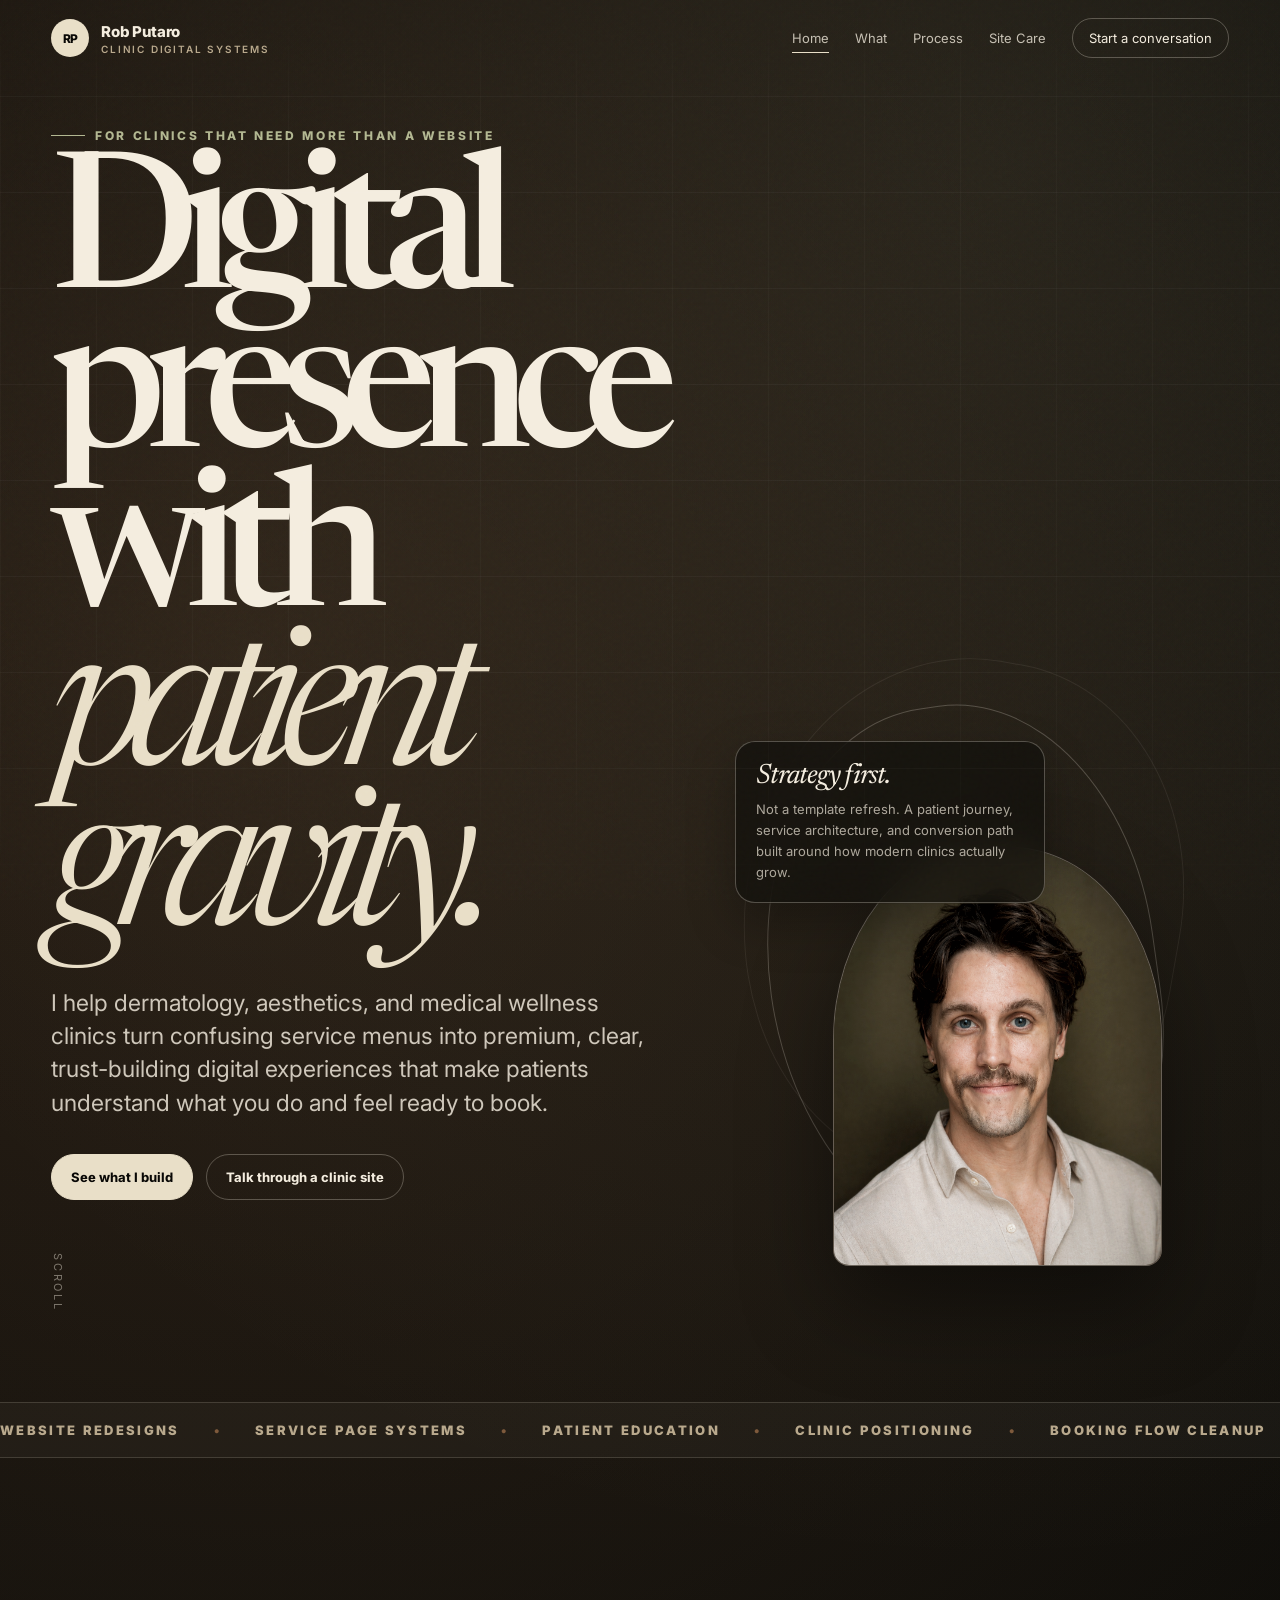
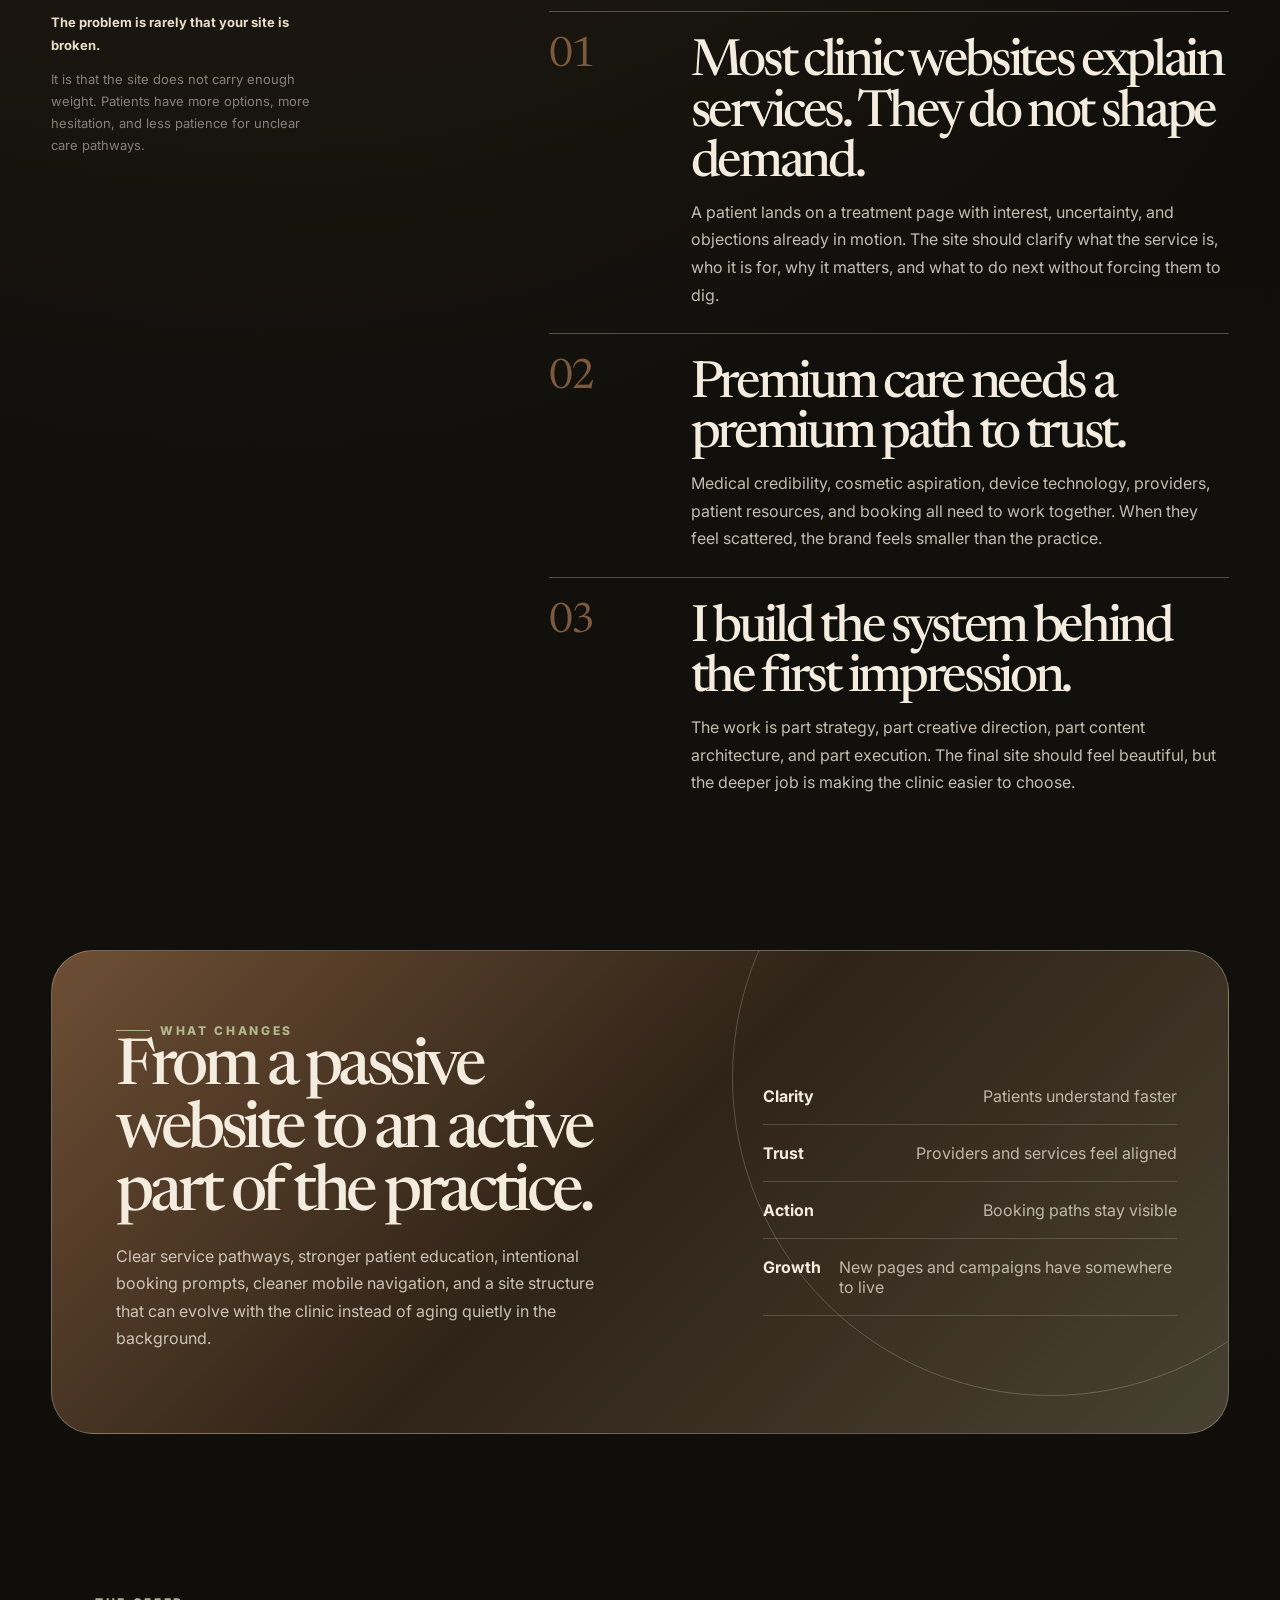
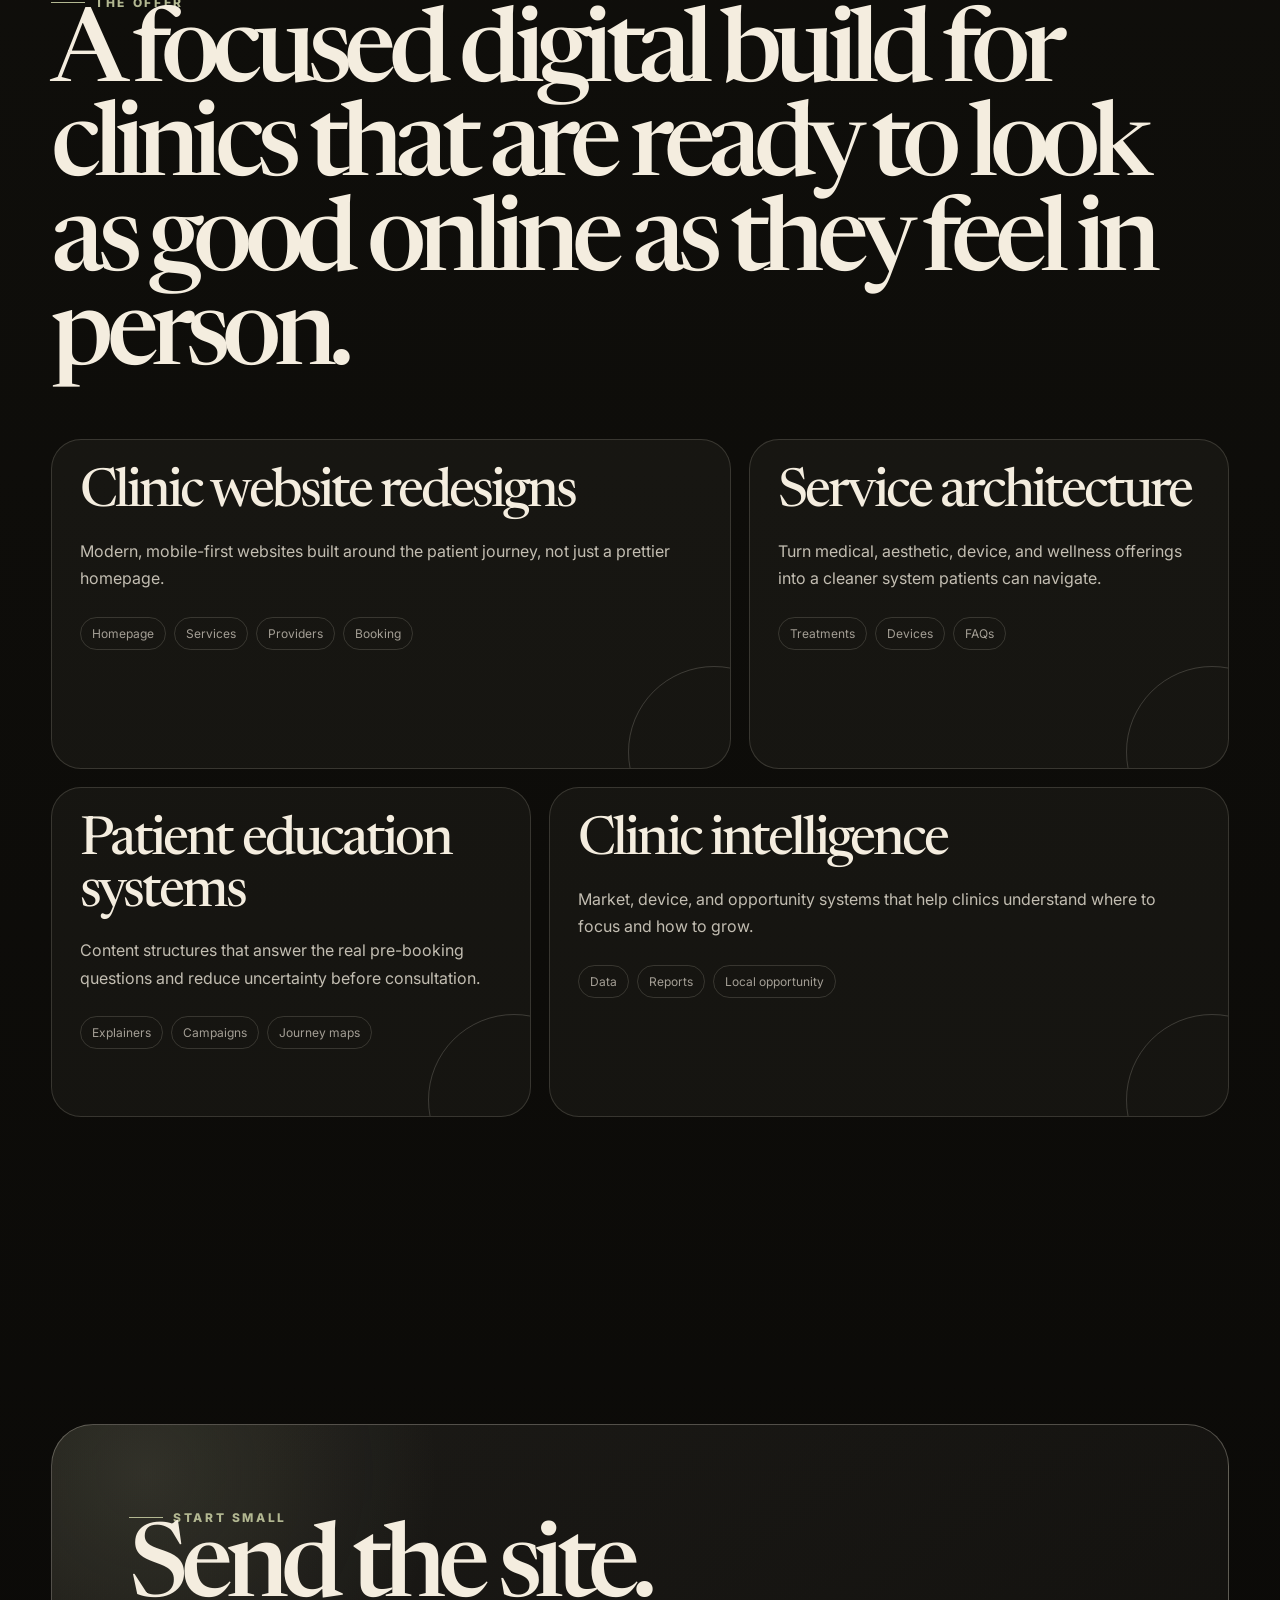
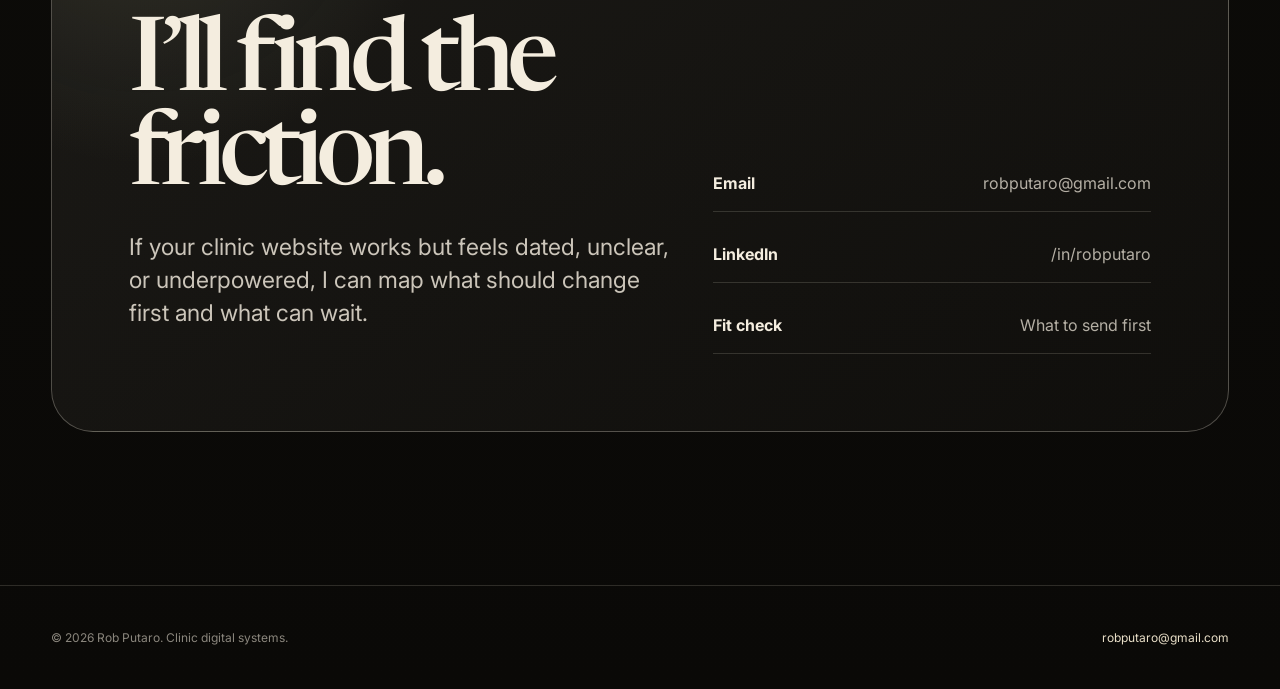
<file: index.html>
<!doctype html>
<html lang="en">
<head>
  <meta charset="utf-8" />
  <meta name="viewport" content="width=device-width, initial-scale=1" />
  <title>Rob Putaro | Clinic Websites, Content Systems & Growth Infrastructure</title>
  <meta name="description" content="Premium website redesigns, patient education systems, and growth infrastructure for dermatology, aesthetics, and medical wellness clinics." />
  <meta name="robots" content="index, follow" />
  <meta property="og:title" content="Rob Putaro | Clinic Digital Systems" />
  <meta property="og:description" content="Clinic websites and content systems built to make care easier to understand, trust, and book." />
  <meta property="og:type" content="website" />
  <link rel="stylesheet" href="styles.css" />
</head>
<body>
  <div class="progress" aria-hidden="true"></div>
  <nav class="nav" aria-label="Primary navigation">
    <a class="brand" href="index.html" aria-label="Rob Putaro home">
      <span class="brand-mark">RP</span>
      <span>Rob Putaro <small>Clinic Digital Systems</small></span>
    </a>
    <div class="nav-links">
      <a class="active" href="index.html">Home</a>
      <a href="what.html">What</a>
      <a href="process.html">Process</a>
      <a href="care.html">Site Care</a>
      <a class="nav-cta" href="contact.html">Start a conversation</a>
    </div>
    <button class="menu-toggle" aria-expanded="false" aria-controls="mobile-panel">Menu</button>
  </nav>

  <div class="mobile-panel" id="mobile-panel">
    <a href="index.html">Home</a>
    <a href="what.html">What</a>
    <a href="process.html">Process</a>
    <a href="care.html">Site Care</a>
    <a href="contact.html">Contact</a>
  </div>

  <main class="site-shell">
    <section class="section hero">
      <div class="inner hero-grid">
        <div class="hero-copy">
          <span class="eyebrow reveal">For clinics that need more than a website</span>
          <h1 class="display reveal delay-1">Digital presence with <em>patient gravity.</em></h1>
          <p class="lead reveal delay-2">I help dermatology, aesthetics, and medical wellness clinics turn confusing service menus into premium, clear, trust-building digital experiences that make patients understand what you do and feel ready to book.</p>
          <div class="hero-actions reveal delay-3">
            <a class="btn btn-primary" href="what.html">See what I build</a>
            <a class="btn btn-secondary" href="contact.html">Talk through a clinic site</a>
          </div>
        </div>
        <div class="hero-visual reveal delay-2" aria-label="Portrait and positioning graphic">
          <div class="orbit"></div>
          <div class="orbit"></div>
          <div class="portrait-card">
            <img src="assets/rob-headshot.jpg" alt="Rob Putaro" onerror="this.onerror=null;this.src='assets/rob-headshot-placeholder.svg';" />
          </div>
          <div class="portrait-note">
            <strong>Strategy first.</strong>
            <span>Not a template refresh. A patient journey, service architecture, and conversion path built around how modern clinics actually grow.</span>
          </div>
        </div>
      </div>
      <div class="scroll-cue">Scroll</div>
    </section>

    <section class="marquee" aria-label="Capabilities">
      <div class="marquee-track">
        <span>Website redesigns</span><span>Service page systems</span><span>Patient education</span><span>Clinic positioning</span><span>Booking flow cleanup</span><span>SEO foundations</span><span>Market intelligence</span><span>Site care</span>
        <span>Website redesigns</span><span>Service page systems</span><span>Patient education</span><span>Clinic positioning</span><span>Booking flow cleanup</span><span>SEO foundations</span><span>Market intelligence</span><span>Site care</span>
      </div>
    </section>

    <section class="section">
      <div class="inner split-intro">
        <div class="sticky-label reveal">
          <b>The problem is rarely that your site is broken.</b>
          It is that the site does not carry enough weight. Patients have more options, more hesitation, and less patience for unclear care pathways.
        </div>
        <div class="editorial-stack">
          <div class="editorial-panel reveal">
            <div class="num">01</div>
            <div>
              <h3>Most clinic websites explain services. They do not shape demand.</h3>
              <p>A patient lands on a treatment page with interest, uncertainty, and objections already in motion. The site should clarify what the service is, who it is for, why it matters, and what to do next without forcing them to dig.</p>
            </div>
          </div>
          <div class="editorial-panel reveal delay-1">
            <div class="num">02</div>
            <div>
              <h3>Premium care needs a premium path to trust.</h3>
              <p>Medical credibility, cosmetic aspiration, device technology, providers, patient resources, and booking all need to work together. When they feel scattered, the brand feels smaller than the practice.</p>
            </div>
          </div>
          <div class="editorial-panel reveal delay-2">
            <div class="num">03</div>
            <div>
              <h3>I build the system behind the first impression.</h3>
              <p>The work is part strategy, part creative direction, part content architecture, and part execution. The final site should feel beautiful, but the deeper job is making the clinic easier to choose.</p>
            </div>
          </div>
        </div>
      </div>
    </section>

    <section class="tilt-band">
      <div class="inner reveal">
        <div class="tilt-copy">
          <span class="eyebrow">What changes</span>
          <h2 class="midline">From a passive website to an active part of the practice.</h2>
          <p>Clear service pathways, stronger patient education, intentional booking prompts, cleaner mobile navigation, and a site structure that can evolve with the clinic instead of aging quietly in the background.</p>
        </div>
        <div class="tilt-meter">
          <div class="meter-row"><strong>Clarity</strong><span>Patients understand faster</span></div>
          <div class="meter-row"><strong>Trust</strong><span>Providers and services feel aligned</span></div>
          <div class="meter-row"><strong>Action</strong><span>Booking paths stay visible</span></div>
          <div class="meter-row"><strong>Growth</strong><span>New pages and campaigns have somewhere to live</span></div>
        </div>
      </div>
    </section>

    <section class="section">
      <div class="inner">
        <span class="eyebrow reveal">The offer</span>
        <h2 class="headline reveal delay-1">A focused digital build for clinics that are ready to look as good online as they feel in person.</h2>
        <div class="what-grid">
          <a class="what-unit reveal" href="what.html">
            <h3>Clinic website redesigns</h3>
            <p>Modern, mobile-first websites built around the patient journey, not just a prettier homepage.</p>
            <div class="taglist"><span>Homepage</span><span>Services</span><span>Providers</span><span>Booking</span></div>
          </a>
          <a class="what-unit reveal delay-1" href="what.html">
            <h3>Service architecture</h3>
            <p>Turn medical, aesthetic, device, and wellness offerings into a cleaner system patients can navigate.</p>
            <div class="taglist"><span>Treatments</span><span>Devices</span><span>FAQs</span></div>
          </a>
          <a class="what-unit reveal delay-2" href="what.html">
            <h3>Patient education systems</h3>
            <p>Content structures that answer the real pre-booking questions and reduce uncertainty before consultation.</p>
            <div class="taglist"><span>Explainers</span><span>Campaigns</span><span>Journey maps</span></div>
          </a>
          <a class="what-unit reveal delay-3" href="what.html">
            <h3>Clinic intelligence</h3>
            <p>Market, device, and opportunity systems that help clinics understand where to focus and how to grow.</p>
            <div class="taglist"><span>Data</span><span>Reports</span><span>Local opportunity</span></div>
          </a>
        </div>
      </div>
    </section>

    <section class="section">
      <div class="inner contact-panel reveal">
        <div>
          <span class="eyebrow">Start small</span>
          <h2 class="headline">Send the site. I’ll find the friction.</h2>
          <p class="lead">If your clinic website works but feels dated, unclear, or underpowered, I can map what should change first and what can wait.</p>
        </div>
        <div class="contact-links">
          <a class="contact-link" href="mailto:robputaro@gmail.com?subject=Clinic website conversation"><b>Email</b><span>robputaro@gmail.com</span></a>
          <a class="contact-link" href="https://www.linkedin.com/in/robputaro/" target="_blank" rel="noreferrer"><b>LinkedIn</b><span>/in/robputaro</span></a>
          <a class="contact-link" href="contact.html"><b>Fit check</b><span>What to send first</span></a>
        </div>
      </div>
    </section>
  </main>

  <footer class="footer">
    <div class="inner">
      <span>© <span data-year></span> Rob Putaro. Clinic digital systems.</span>
      <span><a href="mailto:robputaro@gmail.com">robputaro@gmail.com</a></span>
    </div>
  </footer>

  <script src="script.js"></script>
</body>
</html>
</file>
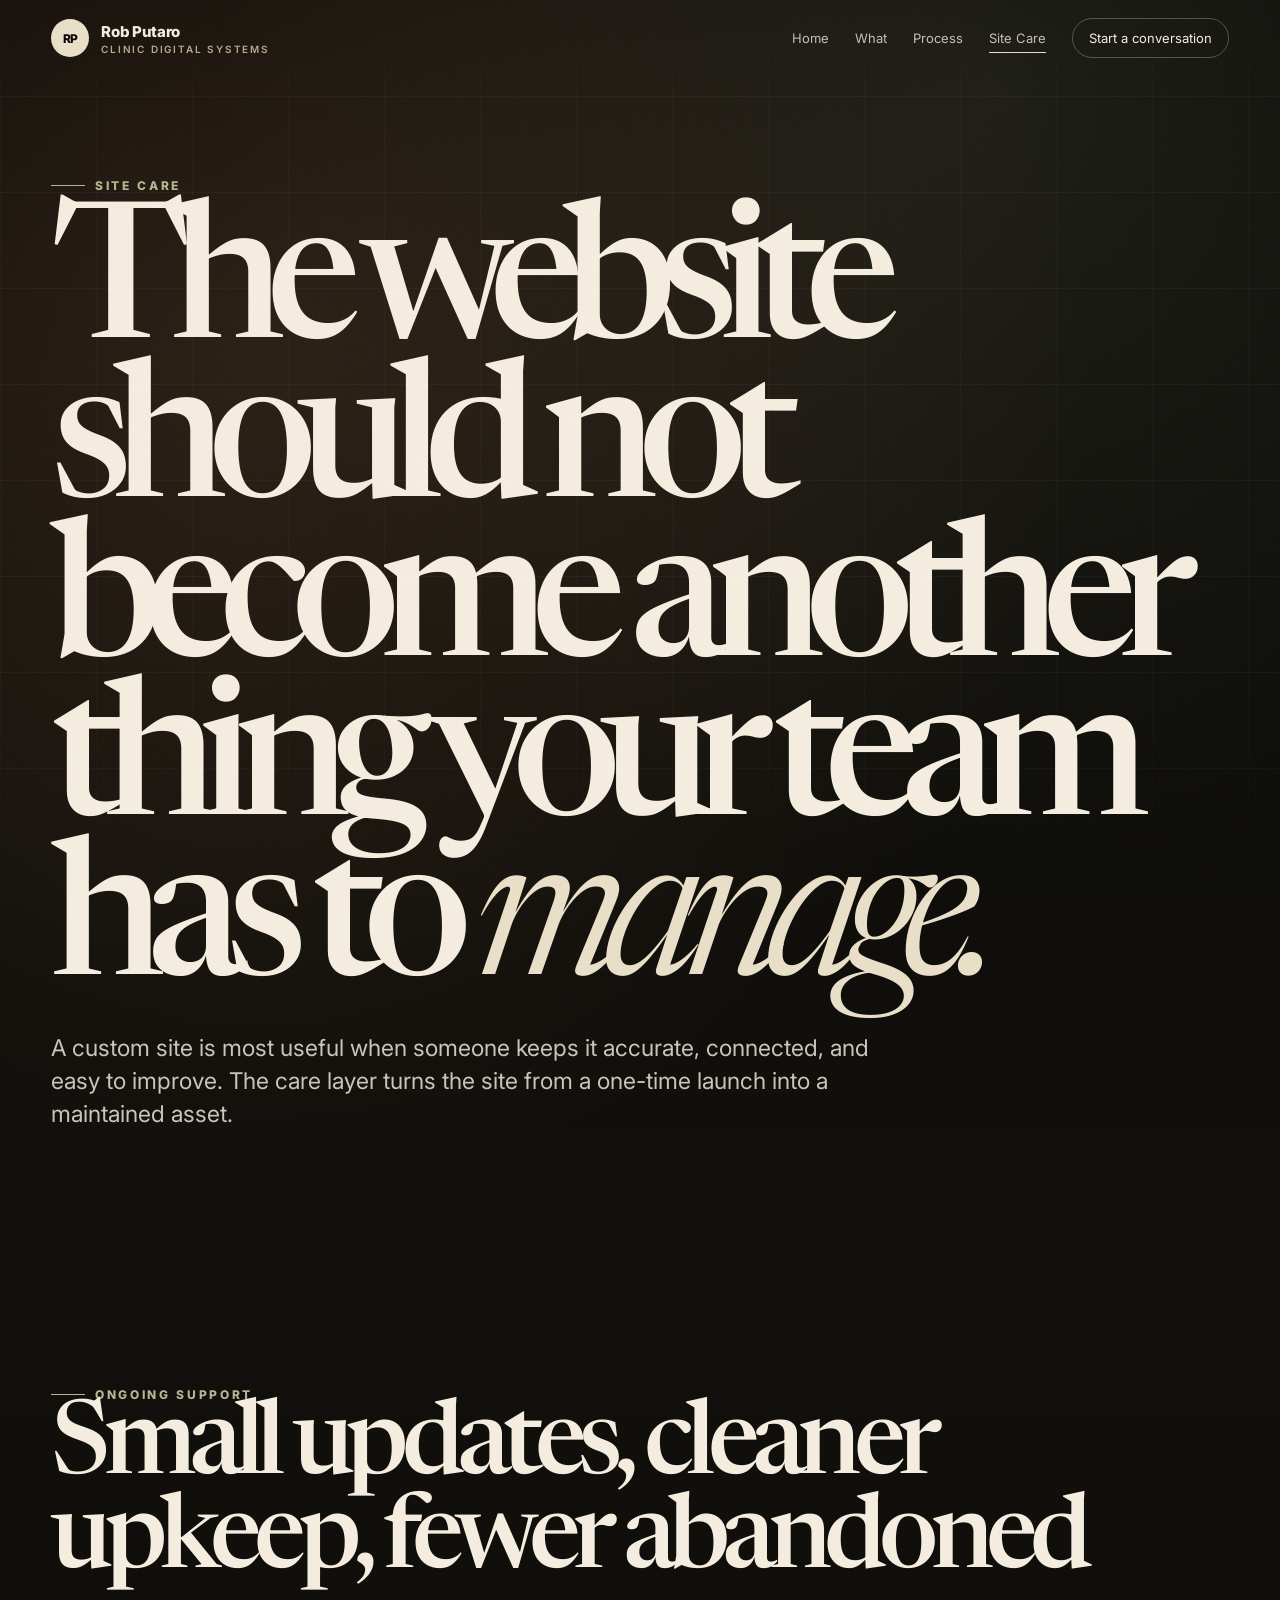
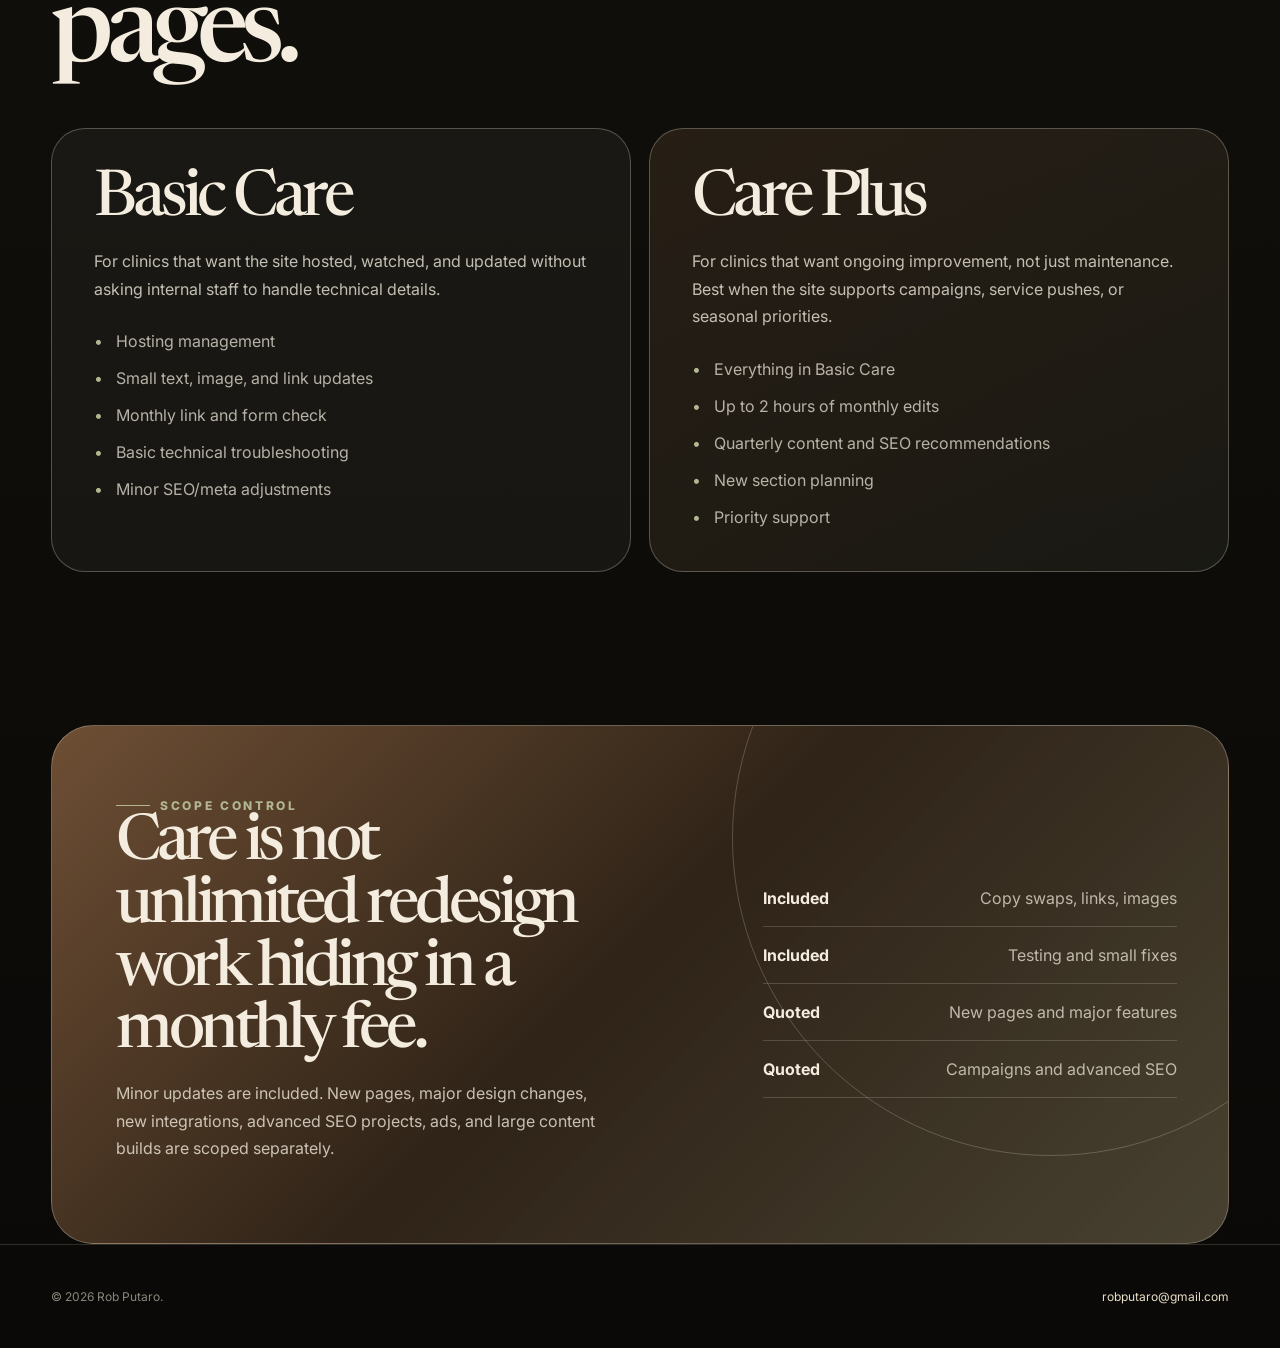
<file: care.html>
<!doctype html>
<html lang="en">
<head>
  <meta charset="utf-8" />
  <meta name="viewport" content="width=device-width, initial-scale=1" />
  <title>Site Care | Rob Putaro</title>
  <meta name="description" content="Ongoing hosting, website support, small updates, link checks, and improvement support for clinic websites." />
  <link rel="stylesheet" href="styles.css" />
</head>
<body>
  <div class="progress" aria-hidden="true"></div>
  <nav class="nav" aria-label="Primary navigation">
    <a class="brand" href="index.html"><span class="brand-mark">RP</span><span>Rob Putaro <small>Clinic Digital Systems</small></span></a>
    <div class="nav-links"><a href="index.html">Home</a><a href="what.html">What</a><a href="process.html">Process</a><a class="active" href="care.html">Site Care</a><a class="nav-cta" href="contact.html">Start a conversation</a></div>
    <button class="menu-toggle" aria-expanded="false" aria-controls="mobile-panel">Menu</button>
  </nav>
  <div class="mobile-panel" id="mobile-panel"><a href="index.html">Home</a><a href="what.html">What</a><a href="process.html">Process</a><a href="care.html">Site Care</a><a href="contact.html">Contact</a></div>
  <main class="site-shell">
    <section class="section page-hero">
      <div class="inner">
        <span class="eyebrow reveal">Site care</span>
        <h1 class="display reveal delay-1">The website should not become another thing your team has to <em>manage.</em></h1>
        <p class="lead reveal delay-2">A custom site is most useful when someone keeps it accurate, connected, and easy to improve. The care layer turns the site from a one-time launch into a maintained asset.</p>
      </div>
    </section>

    <section class="section">
      <div class="inner">
        <span class="eyebrow reveal">Ongoing support</span>
        <h2 class="headline reveal delay-1">Small updates, cleaner upkeep, fewer abandoned pages.</h2>
        <div class="care-plans">
          <div class="care-plan reveal">
            <h3>Basic Care</h3>
            <p>For clinics that want the site hosted, watched, and updated without asking internal staff to handle technical details.</p>
            <ul><li>Hosting management</li><li>Small text, image, and link updates</li><li>Monthly link and form check</li><li>Basic technical troubleshooting</li><li>Minor SEO/meta adjustments</li></ul>
          </div>
          <div class="care-plan featured reveal delay-1">
            <h3>Care Plus</h3>
            <p>For clinics that want ongoing improvement, not just maintenance. Best when the site supports campaigns, service pushes, or seasonal priorities.</p>
            <ul><li>Everything in Basic Care</li><li>Up to 2 hours of monthly edits</li><li>Quarterly content and SEO recommendations</li><li>New section planning</li><li>Priority support</li></ul>
          </div>
        </div>
      </div>
    </section>

    <section class="tilt-band">
      <div class="inner reveal">
        <div class="tilt-copy"><span class="eyebrow">Scope control</span><h2 class="midline">Care is not unlimited redesign work hiding in a monthly fee.</h2><p>Minor updates are included. New pages, major design changes, new integrations, advanced SEO projects, ads, and large content builds are scoped separately.</p></div>
        <div class="tilt-meter"><div class="meter-row"><strong>Included</strong><span>Copy swaps, links, images</span></div><div class="meter-row"><strong>Included</strong><span>Testing and small fixes</span></div><div class="meter-row"><strong>Quoted</strong><span>New pages and major features</span></div><div class="meter-row"><strong>Quoted</strong><span>Campaigns and advanced SEO</span></div></div>
      </div>
    </section>
  </main>
  <footer class="footer"><div class="inner"><span>© <span data-year></span> Rob Putaro.</span><span><a href="mailto:robputaro@gmail.com">robputaro@gmail.com</a></span></div></footer>
  <script src="script.js"></script>
</body>
</html>
</file>
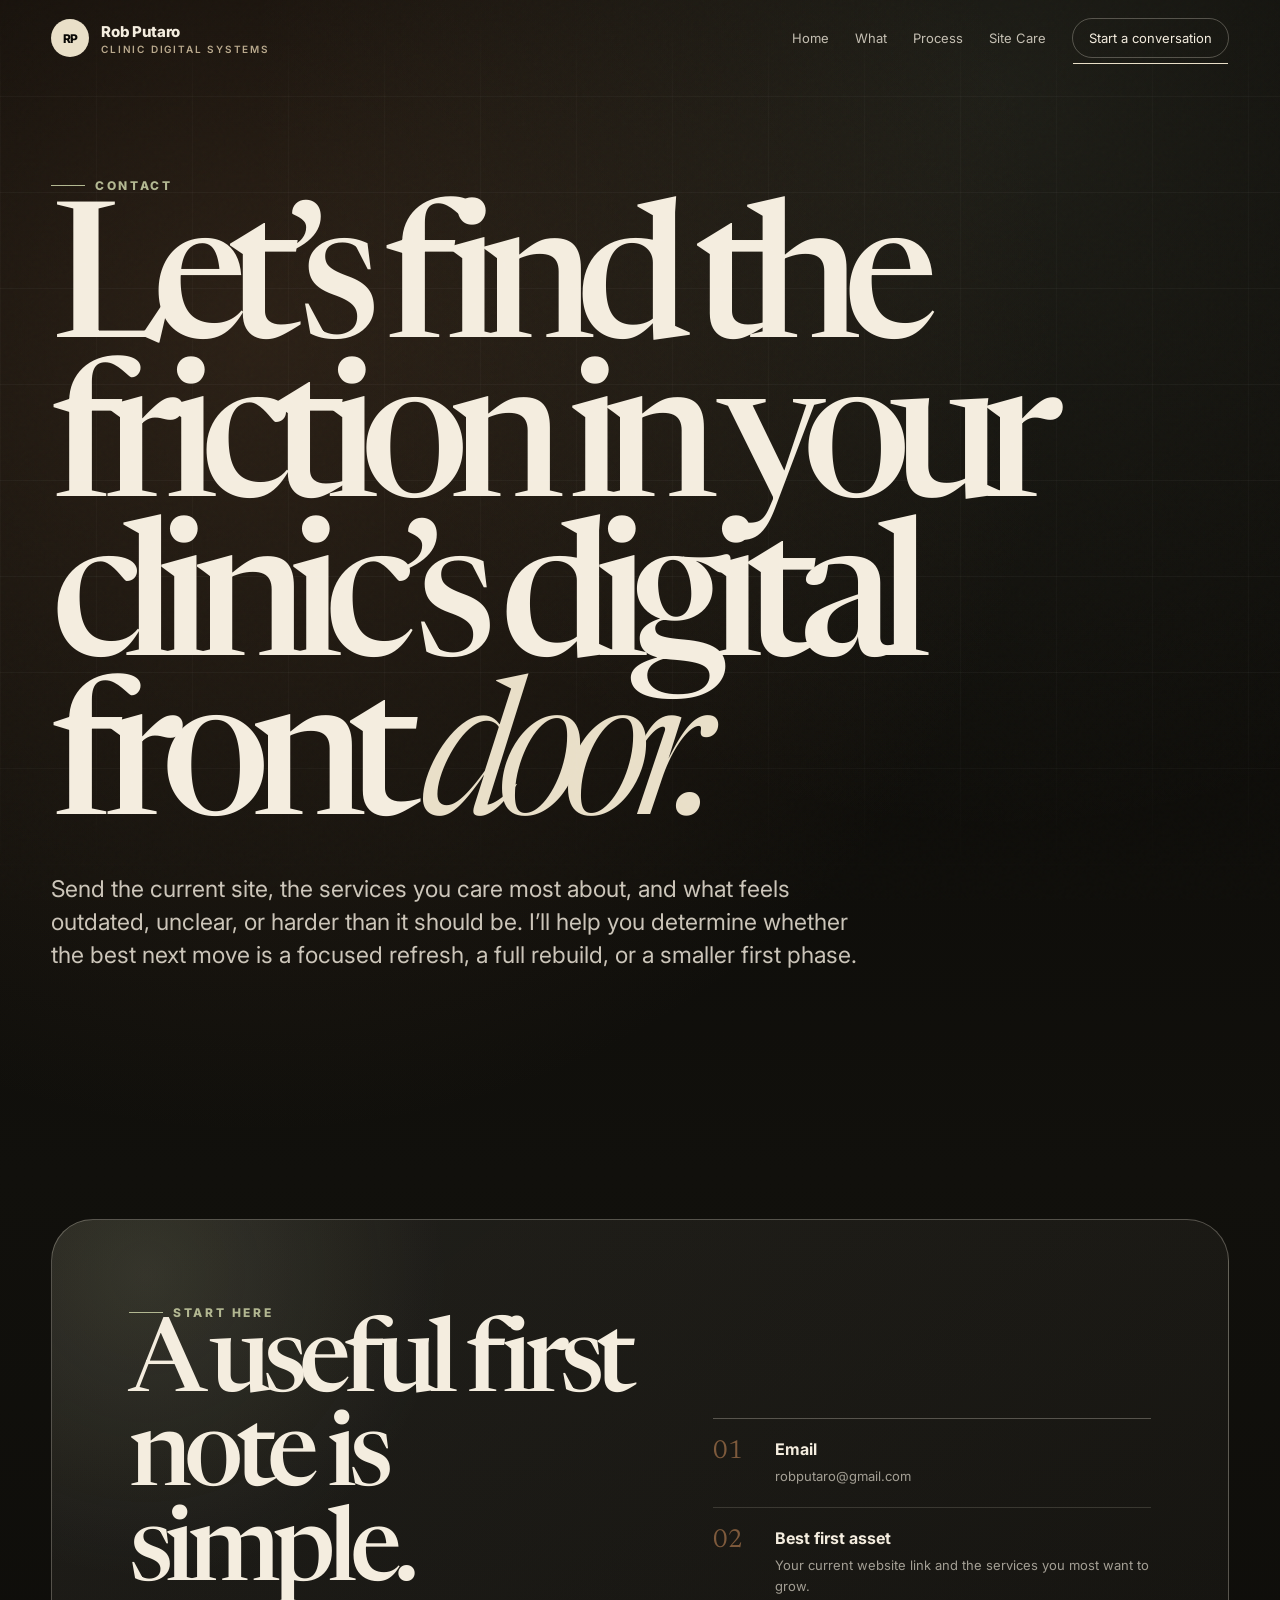
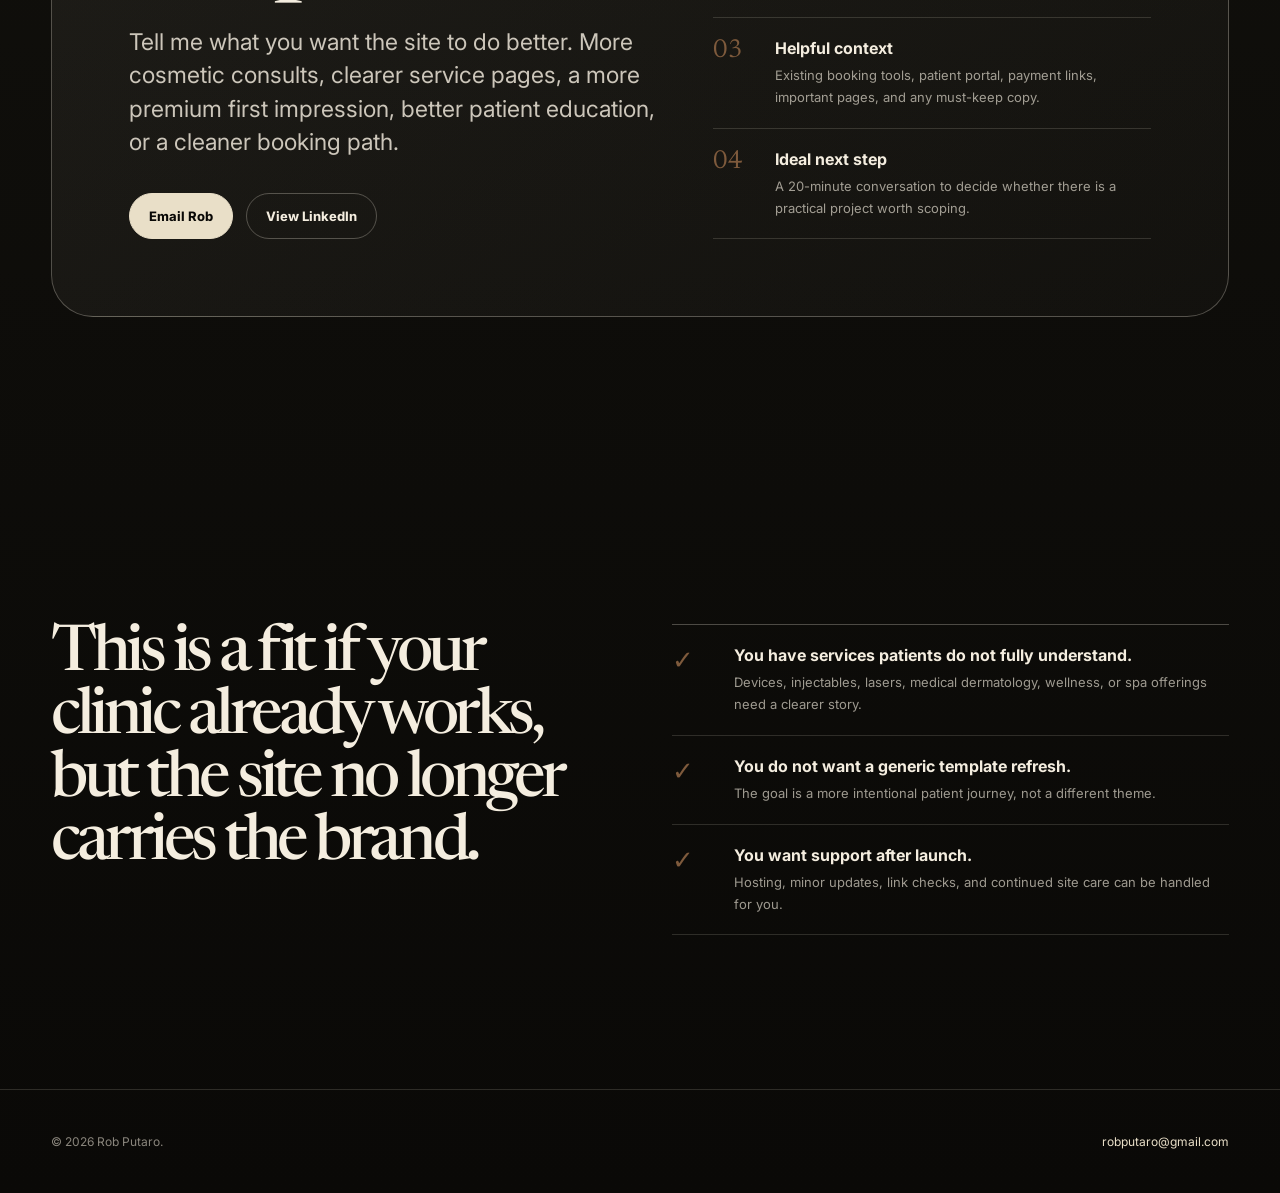
<file: contact.html>
<!doctype html>
<html lang="en">
<head>
  <meta charset="utf-8" />
  <meta name="viewport" content="width=device-width, initial-scale=1" />
  <title>Contact | Rob Putaro</title>
  <meta name="description" content="Start a conversation about a clinic website, content system, or digital patient journey with Rob Putaro." />
  <link rel="stylesheet" href="styles.css" />
</head>
<body>
  <div class="progress" aria-hidden="true"></div>
  <nav class="nav" aria-label="Primary navigation">
    <a class="brand" href="index.html"><span class="brand-mark">RP</span><span>Rob Putaro <small>Clinic Digital Systems</small></span></a>
    <div class="nav-links"><a href="index.html">Home</a><a href="what.html">What</a><a href="process.html">Process</a><a href="care.html">Site Care</a><a class="nav-cta active" href="contact.html">Start a conversation</a></div>
    <button class="menu-toggle" aria-expanded="false" aria-controls="mobile-panel">Menu</button>
  </nav>
  <div class="mobile-panel" id="mobile-panel"><a href="index.html">Home</a><a href="what.html">What</a><a href="process.html">Process</a><a href="care.html">Site Care</a><a href="contact.html">Contact</a></div>

  <main class="site-shell">
    <section class="section page-hero">
      <div class="inner">
        <span class="eyebrow reveal">Contact</span>
        <h1 class="display reveal delay-1">Let’s find the friction in your clinic’s digital front <em>door.</em></h1>
        <p class="lead reveal delay-2">Send the current site, the services you care most about, and what feels outdated, unclear, or harder than it should be. I’ll help you determine whether the best next move is a focused refresh, a full rebuild, or a smaller first phase.</p>
      </div>
    </section>

    <section class="section">
      <div class="inner contact-panel reveal">
        <div>
          <span class="eyebrow">Start here</span>
          <h2 class="headline">A useful first note is simple.</h2>
          <p class="lead">Tell me what you want the site to do better. More cosmetic consults, clearer service pages, a more premium first impression, better patient education, or a cleaner booking path.</p>
          <div class="hero-actions">
            <a class="btn btn-primary" href="mailto:robputaro@gmail.com?subject=Clinic website conversation&body=Hi Rob,%0D%0A%0D%0AI'd like to talk about a clinic website or digital patient journey.%0D%0A%0D%0ACurrent website:%0D%0APriority services:%0D%0AWhat feels outdated or unclear:%0D%0AWhat we want patients to do next:%0D%0A">Email Rob</a>
            <a class="btn btn-secondary" href="https://www.linkedin.com/in/robputaro/" target="_blank" rel="noreferrer">View LinkedIn</a>
          </div>
        </div>
        <div class="list-lines">
          <div class="list-line"><span>01</span><div><b>Email</b><small><a href="mailto:robputaro@gmail.com">robputaro@gmail.com</a></small></div></div>
          <div class="list-line"><span>02</span><div><b>Best first asset</b><small>Your current website link and the services you most want to grow.</small></div></div>
          <div class="list-line"><span>03</span><div><b>Helpful context</b><small>Existing booking tools, patient portal, payment links, important pages, and any must-keep copy.</small></div></div>
          <div class="list-line"><span>04</span><div><b>Ideal next step</b><small>A 20-minute conversation to decide whether there is a practical project worth scoping.</small></div></div>
        </div>
      </div>
    </section>

    <section class="section">
      <div class="inner two-col">
        <div class="reveal"><h2 class="midline">This is a fit if your clinic already works, but the site no longer carries the brand.</h2></div>
        <div class="list-lines reveal delay-1"><div class="list-line"><span>✓</span><div><b>You have services patients do not fully understand.</b><small>Devices, injectables, lasers, medical dermatology, wellness, or spa offerings need a clearer story.</small></div></div><div class="list-line"><span>✓</span><div><b>You do not want a generic template refresh.</b><small>The goal is a more intentional patient journey, not a different theme.</small></div></div><div class="list-line"><span>✓</span><div><b>You want support after launch.</b><small>Hosting, minor updates, link checks, and continued site care can be handled for you.</small></div></div></div>
      </div>
    </section>
  </main>
  <footer class="footer"><div class="inner"><span>© <span data-year></span> Rob Putaro.</span><span><a href="mailto:robputaro@gmail.com">robputaro@gmail.com</a></span></div></footer>
  <script src="script.js"></script>
</body>
</html>
</file>
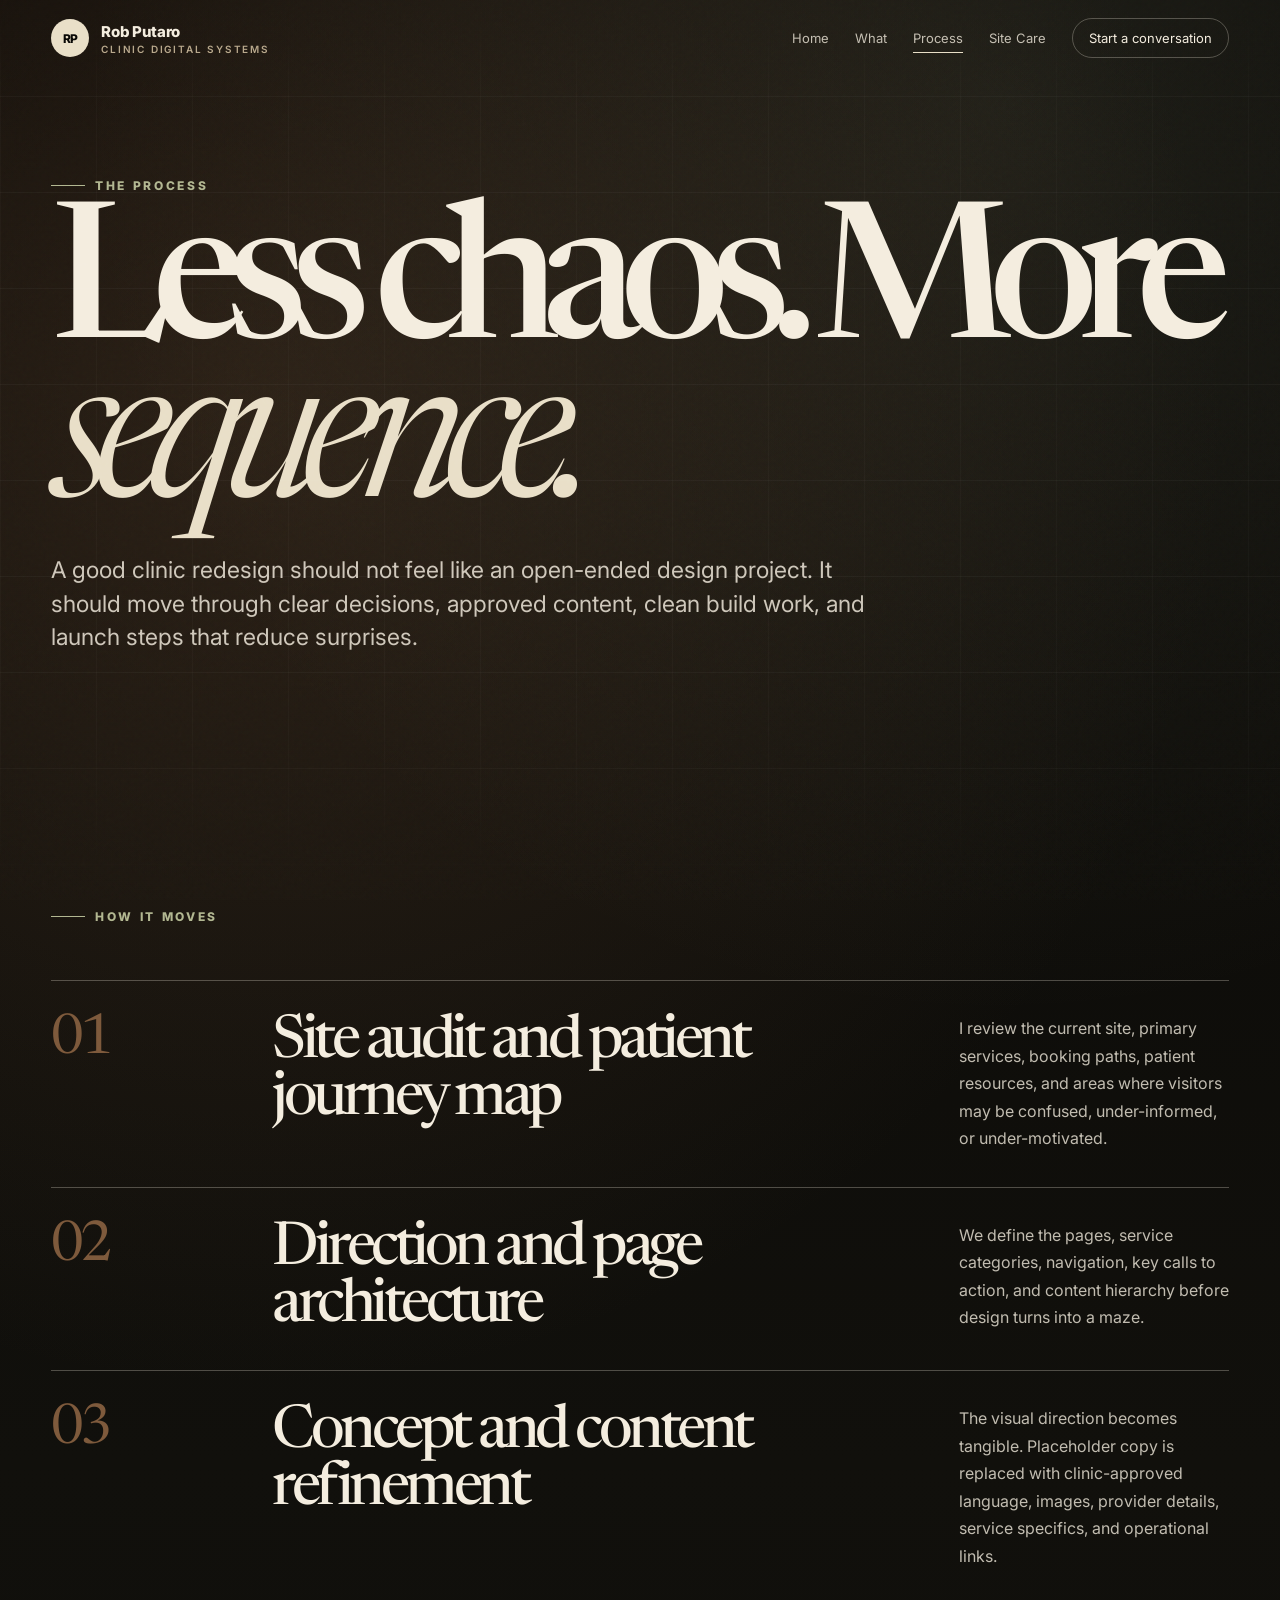
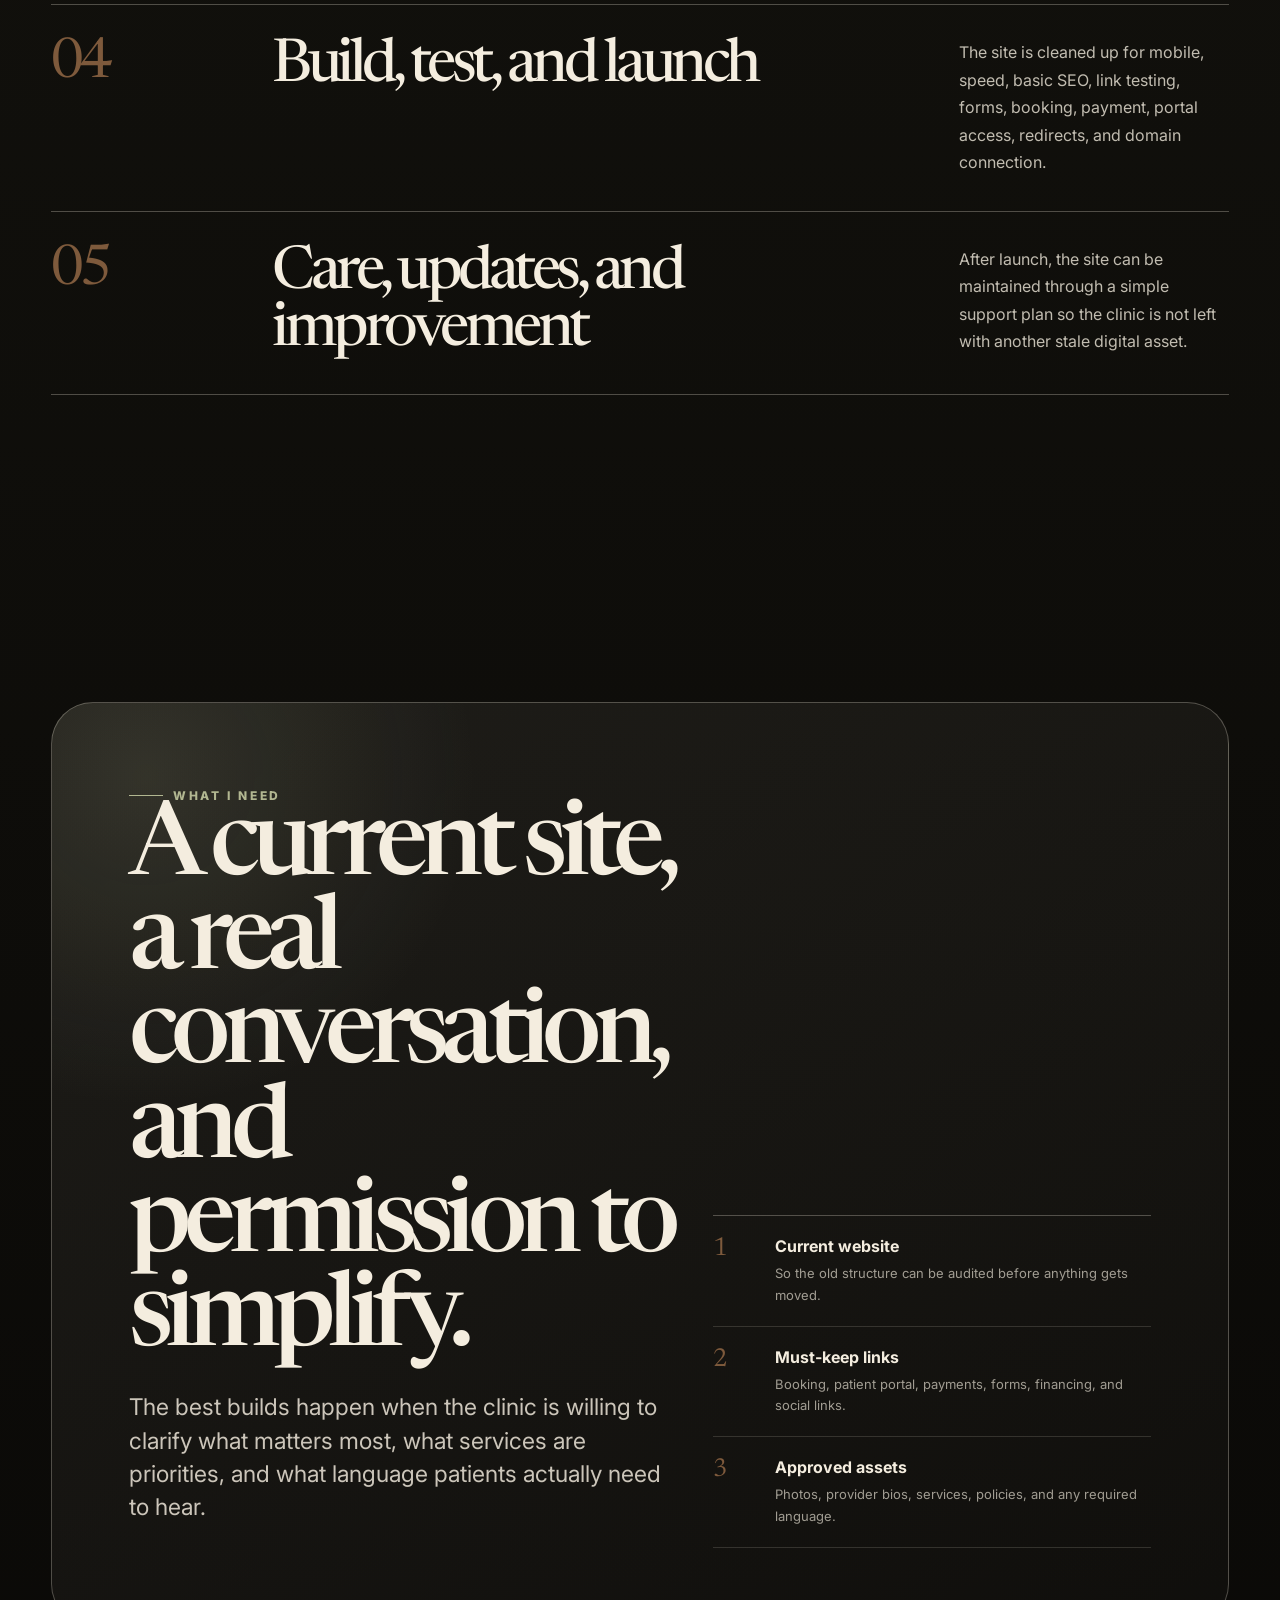
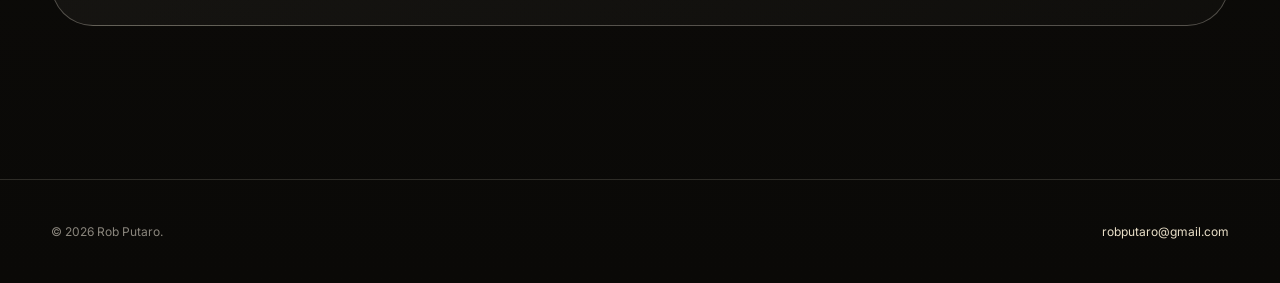
<file: process.html>
<!doctype html>
<html lang="en">
<head>
  <meta charset="utf-8" />
  <meta name="viewport" content="width=device-width, initial-scale=1" />
  <title>Process | Rob Putaro</title>
  <meta name="description" content="A clear process for clinic website redesigns, from audit and concept to content migration, launch, and ongoing care." />
  <link rel="stylesheet" href="styles.css" />
</head>
<body>
  <div class="progress" aria-hidden="true"></div>
  <nav class="nav" aria-label="Primary navigation">
    <a class="brand" href="index.html"><span class="brand-mark">RP</span><span>Rob Putaro <small>Clinic Digital Systems</small></span></a>
    <div class="nav-links"><a href="index.html">Home</a><a href="what.html">What</a><a class="active" href="process.html">Process</a><a href="care.html">Site Care</a><a class="nav-cta" href="contact.html">Start a conversation</a></div>
    <button class="menu-toggle" aria-expanded="false" aria-controls="mobile-panel">Menu</button>
  </nav>
  <div class="mobile-panel" id="mobile-panel"><a href="index.html">Home</a><a href="what.html">What</a><a href="process.html">Process</a><a href="care.html">Site Care</a><a href="contact.html">Contact</a></div>
  <main class="site-shell">
    <section class="section page-hero">
      <div class="inner">
        <span class="eyebrow reveal">The process</span>
        <h1 class="display reveal delay-1">Less chaos. More <em>sequence.</em></h1>
        <p class="lead reveal delay-2">A good clinic redesign should not feel like an open-ended design project. It should move through clear decisions, approved content, clean build work, and launch steps that reduce surprises.</p>
      </div>
    </section>

    <section class="section">
      <div class="inner">
        <span class="eyebrow reveal">How it moves</span>
        <div class="process-rail">
          <div class="process-step reveal"><div class="step-num">01</div><h3>Site audit and patient journey map</h3><p>I review the current site, primary services, booking paths, patient resources, and areas where visitors may be confused, under-informed, or under-motivated.</p></div>
          <div class="process-step reveal"><div class="step-num">02</div><h3>Direction and page architecture</h3><p>We define the pages, service categories, navigation, key calls to action, and content hierarchy before design turns into a maze.</p></div>
          <div class="process-step reveal"><div class="step-num">03</div><h3>Concept and content refinement</h3><p>The visual direction becomes tangible. Placeholder copy is replaced with clinic-approved language, images, provider details, service specifics, and operational links.</p></div>
          <div class="process-step reveal"><div class="step-num">04</div><h3>Build, test, and launch</h3><p>The site is cleaned up for mobile, speed, basic SEO, link testing, forms, booking, payment, portal access, redirects, and domain connection.</p></div>
          <div class="process-step reveal"><div class="step-num">05</div><h3>Care, updates, and improvement</h3><p>After launch, the site can be maintained through a simple support plan so the clinic is not left with another stale digital asset.</p></div>
        </div>
      </div>
    </section>

    <section class="section">
      <div class="inner contact-panel reveal">
        <div><span class="eyebrow">What I need</span><h2 class="headline">A current site, a real conversation, and permission to simplify.</h2><p class="lead">The best builds happen when the clinic is willing to clarify what matters most, what services are priorities, and what language patients actually need to hear.</p></div>
        <div class="list-lines"><div class="list-line"><span>1</span><div><b>Current website</b><small>So the old structure can be audited before anything gets moved.</small></div></div><div class="list-line"><span>2</span><div><b>Must-keep links</b><small>Booking, patient portal, payments, forms, financing, and social links.</small></div></div><div class="list-line"><span>3</span><div><b>Approved assets</b><small>Photos, provider bios, services, policies, and any required language.</small></div></div></div>
      </div>
    </section>
  </main>
  <footer class="footer"><div class="inner"><span>© <span data-year></span> Rob Putaro.</span><span><a href="mailto:robputaro@gmail.com">robputaro@gmail.com</a></span></div></footer>
  <script src="script.js"></script>
</body>
</html>
</file>
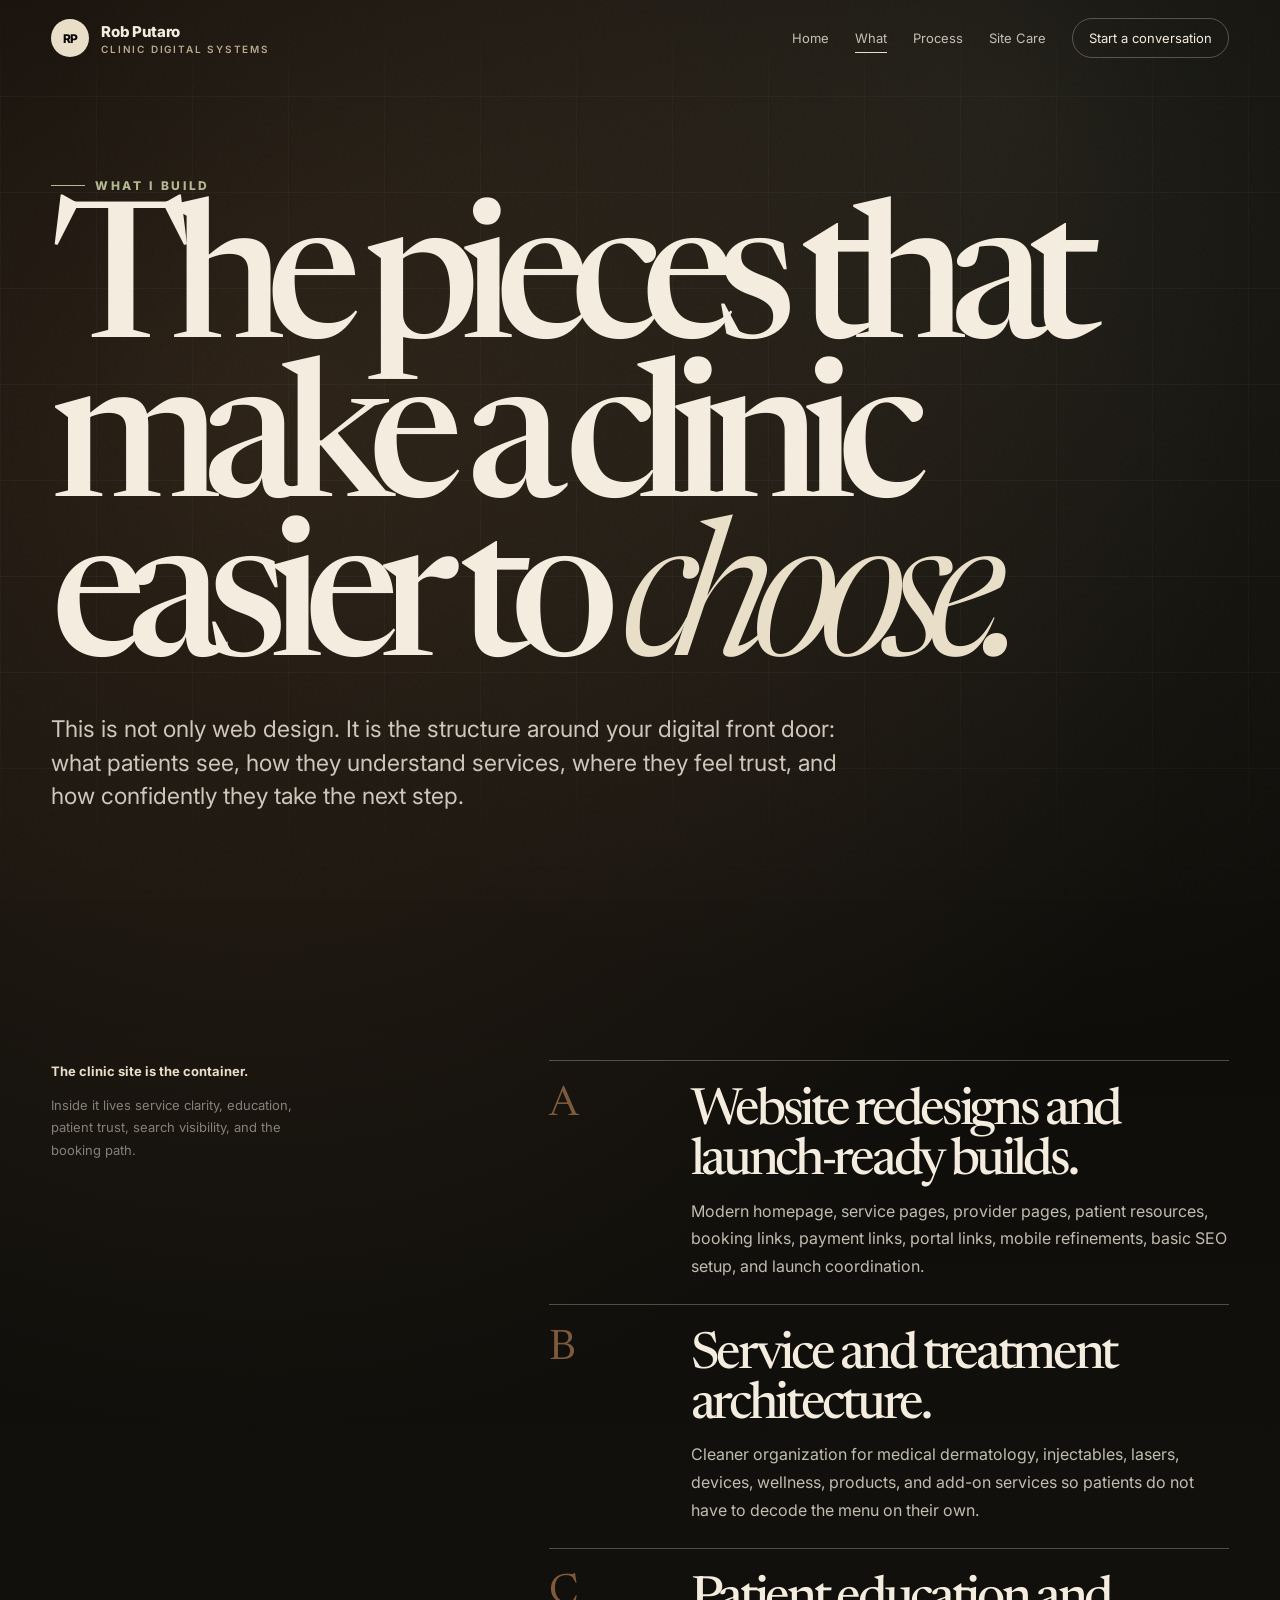
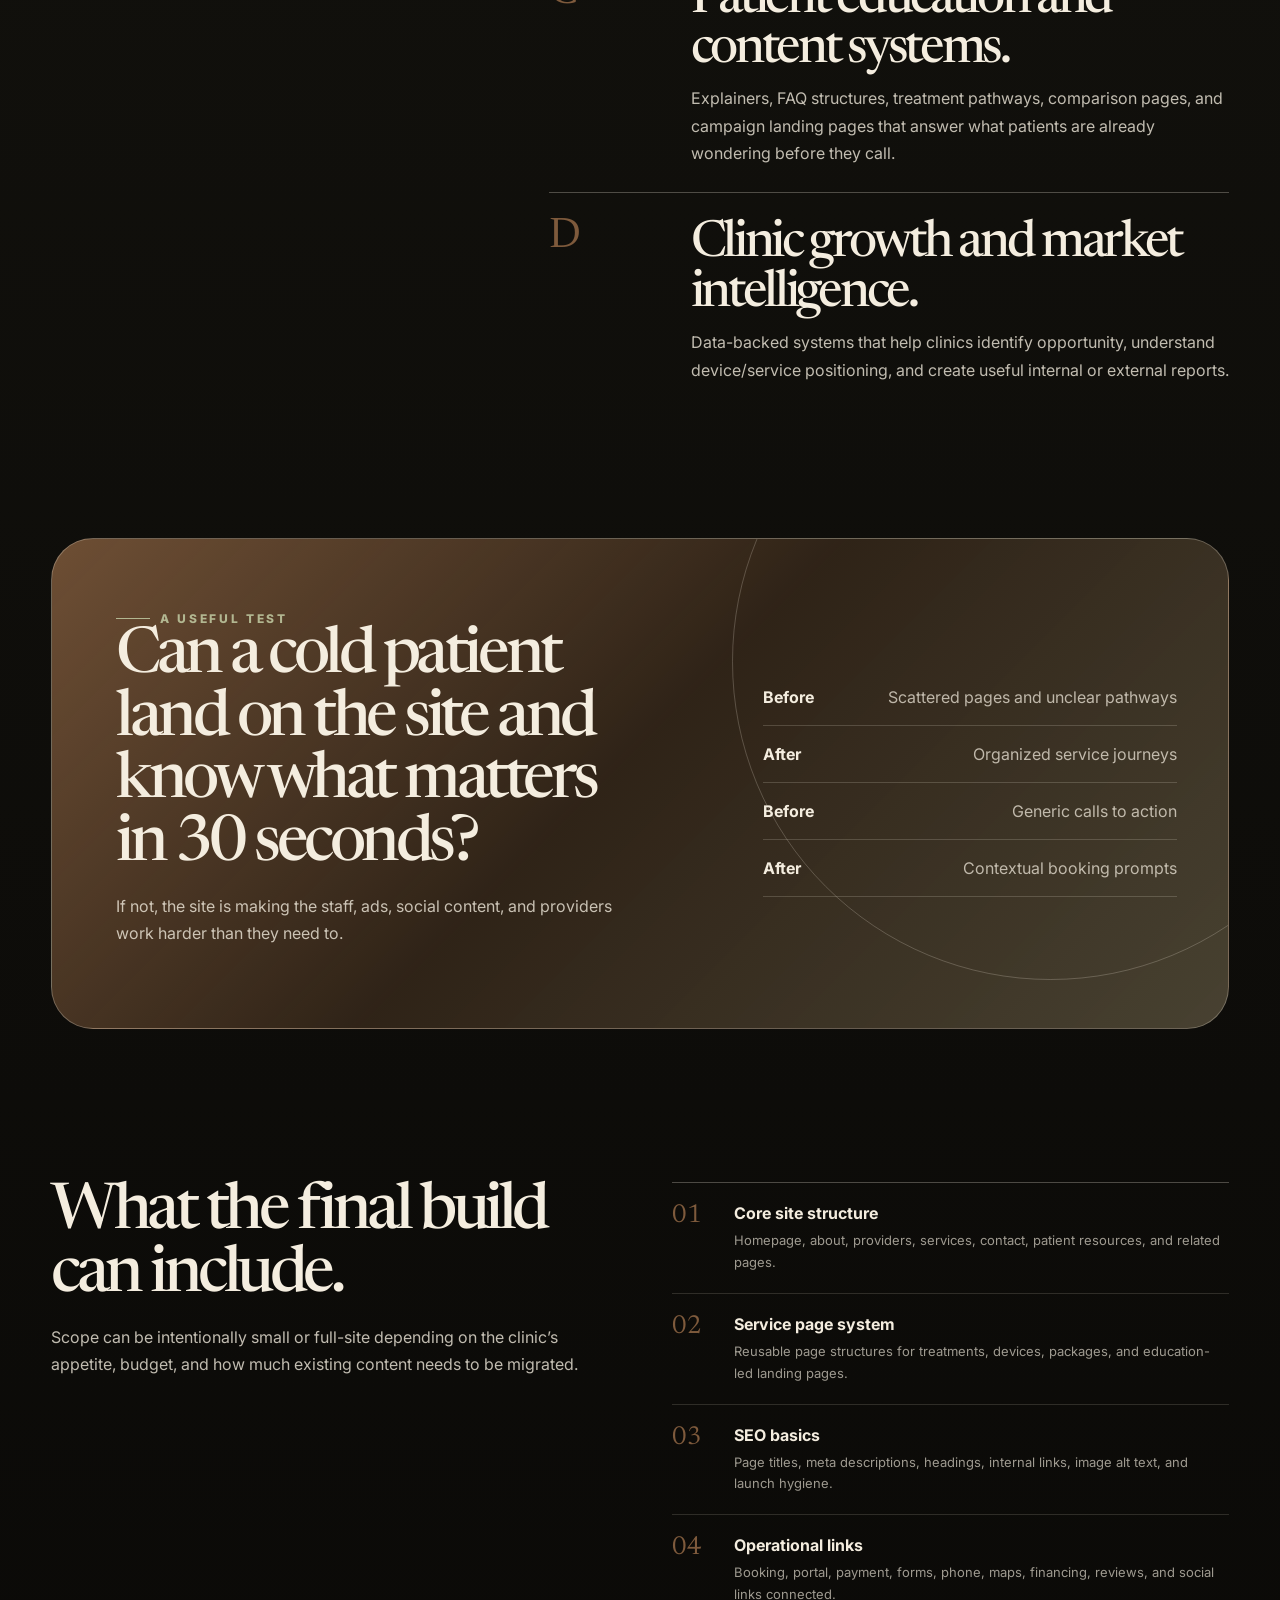
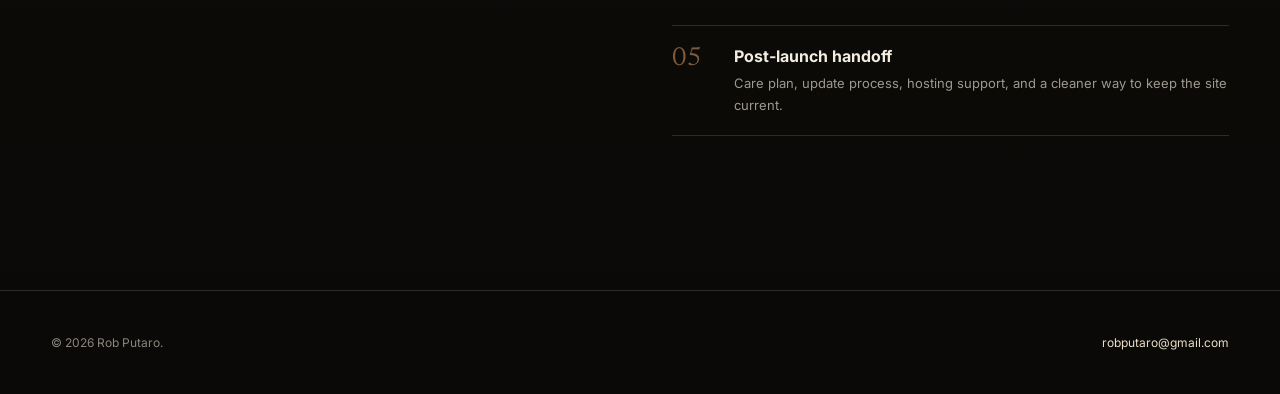
<file: what.html>
<!doctype html>
<html lang="en">
<head>
  <meta charset="utf-8" />
  <meta name="viewport" content="width=device-width, initial-scale=1" />
  <title>What I Build | Rob Putaro</title>
  <meta name="description" content="Clinic websites, service architecture, patient education systems, and growth intelligence for dermatology, aesthetics, and medical wellness clinics." />
  <link rel="stylesheet" href="styles.css" />
</head>
<body>
  <div class="progress" aria-hidden="true"></div>
  <nav class="nav" aria-label="Primary navigation">
    <a class="brand" href="index.html"><span class="brand-mark">RP</span><span>Rob Putaro <small>Clinic Digital Systems</small></span></a>
    <div class="nav-links">
      <a href="index.html">Home</a><a class="active" href="what.html">What</a><a href="process.html">Process</a><a href="care.html">Site Care</a><a class="nav-cta" href="contact.html">Start a conversation</a>
    </div>
    <button class="menu-toggle" aria-expanded="false" aria-controls="mobile-panel">Menu</button>
  </nav>
  <div class="mobile-panel" id="mobile-panel"><a href="index.html">Home</a><a href="what.html">What</a><a href="process.html">Process</a><a href="care.html">Site Care</a><a href="contact.html">Contact</a></div>

  <main class="site-shell">
    <section class="section page-hero">
      <div class="inner">
        <span class="eyebrow reveal">What I build</span>
        <h1 class="display reveal delay-1">The pieces that make a clinic easier to <em>choose.</em></h1>
        <p class="lead reveal delay-2">This is not only web design. It is the structure around your digital front door: what patients see, how they understand services, where they feel trust, and how confidently they take the next step.</p>
      </div>
    </section>

    <section class="section">
      <div class="inner split-intro">
        <div class="sticky-label reveal"><b>The clinic site is the container.</b> Inside it lives service clarity, education, patient trust, search visibility, and the booking path.</div>
        <div class="editorial-stack">
          <div class="editorial-panel reveal">
            <div class="num">A</div>
            <div><h3>Website redesigns and launch-ready builds.</h3><p>Modern homepage, service pages, provider pages, patient resources, booking links, payment links, portal links, mobile refinements, basic SEO setup, and launch coordination.</p></div>
          </div>
          <div class="editorial-panel reveal delay-1">
            <div class="num">B</div>
            <div><h3>Service and treatment architecture.</h3><p>Cleaner organization for medical dermatology, injectables, lasers, devices, wellness, products, and add-on services so patients do not have to decode the menu on their own.</p></div>
          </div>
          <div class="editorial-panel reveal delay-2">
            <div class="num">C</div>
            <div><h3>Patient education and content systems.</h3><p>Explainers, FAQ structures, treatment pathways, comparison pages, and campaign landing pages that answer what patients are already wondering before they call.</p></div>
          </div>
          <div class="editorial-panel reveal delay-3">
            <div class="num">D</div>
            <div><h3>Clinic growth and market intelligence.</h3><p>Data-backed systems that help clinics identify opportunity, understand device/service positioning, and create useful internal or external reports.</p></div>
          </div>
        </div>
      </div>
    </section>

    <section class="tilt-band">
      <div class="inner reveal">
        <div class="tilt-copy"><span class="eyebrow">A useful test</span><h2 class="midline">Can a cold patient land on the site and know what matters in 30 seconds?</h2><p>If not, the site is making the staff, ads, social content, and providers work harder than they need to.</p></div>
        <div class="tilt-meter"><div class="meter-row"><strong>Before</strong><span>Scattered pages and unclear pathways</span></div><div class="meter-row"><strong>After</strong><span>Organized service journeys</span></div><div class="meter-row"><strong>Before</strong><span>Generic calls to action</span></div><div class="meter-row"><strong>After</strong><span>Contextual booking prompts</span></div></div>
      </div>
    </section>

    <section class="section">
      <div class="inner two-col">
        <div class="reveal"><h2 class="midline">What the final build can include.</h2><p>Scope can be intentionally small or full-site depending on the clinic’s appetite, budget, and how much existing content needs to be migrated.</p></div>
        <div class="list-lines reveal delay-1">
          <div class="list-line"><span>01</span><div><b>Core site structure</b><small>Homepage, about, providers, services, contact, patient resources, and related pages.</small></div></div>
          <div class="list-line"><span>02</span><div><b>Service page system</b><small>Reusable page structures for treatments, devices, packages, and education-led landing pages.</small></div></div>
          <div class="list-line"><span>03</span><div><b>SEO basics</b><small>Page titles, meta descriptions, headings, internal links, image alt text, and launch hygiene.</small></div></div>
          <div class="list-line"><span>04</span><div><b>Operational links</b><small>Booking, portal, payment, forms, phone, maps, financing, reviews, and social links connected.</small></div></div>
          <div class="list-line"><span>05</span><div><b>Post-launch handoff</b><small>Care plan, update process, hosting support, and a cleaner way to keep the site current.</small></div></div>
        </div>
      </div>
    </section>
  </main>
  <footer class="footer"><div class="inner"><span>© <span data-year></span> Rob Putaro.</span><span><a href="mailto:robputaro@gmail.com">robputaro@gmail.com</a></span></div></footer>
  <script src="script.js"></script>
</body>
</html>
</file>
<file: styles.css>
@import url('https://fonts.googleapis.com/css2?family=Inter:wght@400;500;600;700;800;900&family=Newsreader:opsz,wght@6..72,300..800&display=swap');

:root {
  --ink: #090806;
  --ink-2: #11100c;
  --ink-3: #17140e;
  --soil: #221b12;
  --bark: #3b2d1e;
  --clay: #7e5a3c;
  --moss: #7b8263;
  --sage: #b2b791;
  --bone: #f4eddf;
  --paper: #e9dfc8;
  --muted: #b9a98d;
  --line: rgba(244, 237, 223, 0.15);
  --line-strong: rgba(244, 237, 223, 0.28);
  --shadow: rgba(0, 0, 0, 0.44);
  --max: 1180px;
  --pad: clamp(20px, 4vw, 58px);
  --serif: 'Newsreader', Georgia, serif;
  --sans: 'Inter', system-ui, -apple-system, BlinkMacSystemFont, 'Segoe UI', sans-serif;
}

* { box-sizing: border-box; }
html { scroll-behavior: smooth; }
body {
  margin: 0;
  background:
    radial-gradient(circle at 20% 12%, rgba(126, 90, 60, 0.28), transparent 30%),
    radial-gradient(circle at 78% 3%, rgba(178, 183, 145, 0.12), transparent 26%),
    linear-gradient(180deg, #090806 0%, #11100c 42%, #0a0907 100%);
  color: var(--bone);
  font-family: var(--sans);
  overflow-x: hidden;
  cursor: default;
}

body::before {
  content: '';
  position: fixed;
  inset: 0;
  pointer-events: none;
  z-index: 9998;
  background-image:
    linear-gradient(rgba(255,255,255,0.035) 1px, transparent 1px),
    linear-gradient(90deg, rgba(255,255,255,0.025) 1px, transparent 1px);
  background-size: 96px 96px;
  mask-image: linear-gradient(to bottom, transparent, black 12%, black 80%, transparent);
}

body::after {
  content: '';
  position: fixed;
  inset: 0;
  pointer-events: none;
  z-index: 9999;
  opacity: 0.18;
  background-image: url("data:image/svg+xml,%3Csvg viewBox='0 0 250 250' xmlns='http://www.w3.org/2000/svg'%3E%3Cfilter id='n'%3E%3CfeTurbulence type='fractalNoise' baseFrequency='.9' numOctaves='3' stitchTiles='stitch'/%3E%3C/filter%3E%3Crect width='250' height='250' filter='url(%23n)' opacity='.45'/%3E%3C/svg%3E");
  mix-blend-mode: soft-light;
}

a { color: inherit; text-decoration: none; }
p { color: rgba(244,237,223,.78); line-height: 1.72; font-size: clamp(15px, 1.25vw, 18px); }
img, svg { max-width: 100%; display: block; }
button, input, textarea { font: inherit; }

.progress {
  position: fixed;
  top: 0;
  left: 0;
  height: 3px;
  width: 0%;
  z-index: 10020;
  background: linear-gradient(90deg, var(--sage), var(--clay), var(--paper));
}

.site-shell { position: relative; z-index: 1; }

.nav {
  position: fixed;
  top: 0;
  left: 0;
  width: 100%;
  z-index: 10000;
  display: flex;
  align-items: center;
  justify-content: space-between;
  padding: 18px var(--pad);
  border-bottom: 1px solid transparent;
  transition: background .25s ease, border-color .25s ease, padding .25s ease, backdrop-filter .25s ease;
}
.nav.scrolled {
  padding-top: 12px;
  padding-bottom: 12px;
  background: rgba(9, 8, 6, 0.74);
  border-bottom-color: var(--line);
  backdrop-filter: blur(18px);
}
.brand {
  display: flex;
  align-items: center;
  gap: 12px;
  letter-spacing: -.02em;
  font-weight: 800;
  font-size: 15px;
}
.brand-mark {
  width: 38px;
  height: 38px;
  display: grid;
  place-items: center;
  color: var(--ink);
  background: var(--paper);
  border-radius: 50%;
  font-size: 12px;
  letter-spacing: -.04em;
}
.brand small {
  display: block;
  color: var(--muted);
  font-weight: 600;
  font-size: 10px;
  letter-spacing: .18em;
  text-transform: uppercase;
  margin-top: 2px;
}
.nav-links {
  display: flex;
  align-items: center;
  gap: 26px;
  font-size: 13px;
  color: rgba(244,237,223,.78);
}
.nav-links a { position: relative; }
.nav-links a::after {
  content: '';
  position: absolute;
  left: 0;
  right: 0;
  bottom: -7px;
  height: 1px;
  background: var(--paper);
  transform: scaleX(0);
  transform-origin: left;
  transition: transform .25s ease;
}
.nav-links a:hover::after, .nav-links a.active::after { transform: scaleX(1); }
.nav-cta {
  border: 1px solid var(--line-strong);
  padding: 11px 16px;
  border-radius: 999px;
  color: var(--bone);
  transition: background .25s ease, color .25s ease, transform .25s ease;
}
.nav-cta:hover { background: var(--paper); color: var(--ink); transform: translateY(-1px); }
.menu-toggle {
  display: none;
  border: 1px solid var(--line-strong);
  background: transparent;
  color: var(--bone);
  border-radius: 999px;
  padding: 9px 14px;
}

.mobile-panel {
  position: fixed;
  inset: 0;
  z-index: 9990;
  background: rgba(9,8,6,.96);
  transform: translateY(-105%);
  transition: transform .36s cubic-bezier(.76,0,.24,1);
  padding: 94px var(--pad) 38px;
  display: flex;
  flex-direction: column;
  gap: 18px;
}
.mobile-panel.open { transform: translateY(0); }
.mobile-panel a {
  font-family: var(--serif);
  font-size: clamp(38px, 12vw, 68px);
  letter-spacing: -.08em;
  line-height: .94;
  border-bottom: 1px solid var(--line);
  padding-bottom: 14px;
}

main { min-height: 100vh; }
.section {
  padding: clamp(92px, 12vw, 160px) var(--pad);
  position: relative;
}
.inner { max-width: var(--max); margin: 0 auto; }

.eyebrow {
  display: inline-flex;
  align-items: center;
  gap: 10px;
  color: var(--sage);
  text-transform: uppercase;
  letter-spacing: .22em;
  font-size: 12px;
  font-weight: 800;
}
.eyebrow::before {
  content: '';
  width: 34px;
  height: 1px;
  background: currentColor;
}
.display {
  font-family: var(--serif);
  font-weight: 500;
  line-height: .84;
  letter-spacing: -.105em;
  font-size: clamp(76px, 14.8vw, 204px);
  margin: 20px 0 0;
}
.display em, .serif-em {
  font-family: var(--serif);
  font-style: italic;
  font-weight: 360;
  color: var(--paper);
}
.headline {
  font-family: var(--serif);
  font-weight: 520;
  letter-spacing: -.075em;
  line-height: .92;
  font-size: clamp(48px, 8vw, 128px);
  margin: 0;
}
.midline {
  font-family: var(--serif);
  font-size: clamp(34px, 5vw, 78px);
  line-height: .98;
  letter-spacing: -.07em;
  font-weight: 480;
  margin: 0;
}
.lead {
  font-size: clamp(18px, 1.8vw, 25px);
  line-height: 1.45;
  color: rgba(244,237,223,.82);
}

.hero {
  min-height: 100vh;
  display: grid;
  align-items: end;
  padding-top: 120px;
  overflow: hidden;
}
.hero-grid {
  display: grid;
  grid-template-columns: 1.1fr .9fr;
  gap: clamp(36px, 6vw, 92px);
  align-items: end;
}
.hero-copy { padding-bottom: 48px; }
.hero .lead { max-width: 690px; margin: 28px 0 0; }
.hero-actions {
  margin-top: 34px;
  display: flex;
  gap: 13px;
  flex-wrap: wrap;
}
.btn {
  display: inline-flex;
  align-items: center;
  gap: 10px;
  border: 1px solid var(--line-strong);
  border-radius: 999px;
  padding: 14px 19px;
  font-weight: 750;
  font-size: 13px;
  transition: transform .25s ease, background .25s ease, color .25s ease, border-color .25s ease;
}
.btn:hover { transform: translateY(-2px); }
.btn-primary { background: var(--paper); color: var(--ink); border-color: var(--paper); }
.btn-primary:hover { background: var(--sage); border-color: var(--sage); }
.btn-secondary { color: var(--bone); }
.btn-secondary:hover { background: rgba(244,237,223,.1); }
.hero-visual {
  position: relative;
  min-height: 590px;
}
.orbit {
  position: absolute;
  inset: 8% 5% 0 8%;
  border: 1px solid var(--line-strong);
  border-radius: 50% 48% 44% 53%;
  transform: rotate(-8deg);
  opacity: .82;
}
.orbit:nth-child(2) { inset: 0 0 12% 2%; transform: rotate(10deg); opacity: .25; }
.portrait-card {
  position: absolute;
  right: 4%;
  bottom: -3%;
  width: min(74%, 390px);
  aspect-ratio: 4 / 5.1;
  border-radius: 46% 46% 16px 16px;
  overflow: hidden;
  border: 1px solid var(--line-strong);
  background:
    linear-gradient(160deg, rgba(244,237,223,.13), rgba(126,90,60,.18)),
    #1a140e;
  box-shadow: 0 38px 90px var(--shadow);
}
.portrait-card img { width: 100%; height: 100%; object-fit: cover; opacity: .96; filter: grayscale(.18) contrast(1.06); }
.portrait-note {
  position: absolute;
  left: 0;
  top: 14%;
  max-width: 310px;
  border: 1px solid var(--line-strong);
  background: rgba(17,16,12,.72);
  backdrop-filter: blur(18px);
  padding: 20px;
  border-radius: 20px;
  box-shadow: 0 20px 48px rgba(0,0,0,.28);
}
.portrait-note strong { display: block; font-family: var(--serif); font-style: italic; font-size: 28px; font-weight: 420; letter-spacing: -.04em; margin-bottom: 8px; }
.portrait-note span { color: rgba(244,237,223,.68); font-size: 13px; line-height: 1.55; }
.scroll-cue {
  position: absolute;
  left: var(--pad);
  bottom: 90px;
  writing-mode: vertical-rl;
  color: rgba(244,237,223,.44);
  font-size: 11px;
  letter-spacing: .25em;
  text-transform: uppercase;
}

.marquee {
  border-top: 1px solid var(--line);
  border-bottom: 1px solid var(--line);
  overflow: hidden;
  padding: 19px 0;
  background: rgba(244,237,223,.03);
}
.marquee-track {
  display: flex;
  gap: 34px;
  white-space: nowrap;
  animation: roll 32s linear infinite;
  color: var(--muted);
  font-size: 13px;
  text-transform: uppercase;
  letter-spacing: .18em;
  font-weight: 850;
}
.marquee-track span { display: inline-flex; align-items: center; gap: 34px; }
.marquee-track span::after { content: '•'; color: var(--clay); }
@keyframes roll { from { transform: translateX(0); } to { transform: translateX(-50%); } }

.split-intro {
  display: grid;
  grid-template-columns: .75fr 1.25fr;
  gap: clamp(28px, 7vw, 106px);
  align-items: start;
}
.sticky-label {
  position: sticky;
  top: 110px;
  color: rgba(244,237,223,.5);
  font-size: 13px;
  line-height: 1.7;
  max-width: 270px;
}
.sticky-label b { color: var(--paper); display: block; margin-bottom: 12px; }
.editorial-stack {
  display: grid;
  gap: 24px;
}
.editorial-panel {
  border-top: 1px solid var(--line-strong);
  padding-top: 26px;
  display: grid;
  grid-template-columns: 120px 1fr;
  gap: 22px;
}
.editorial-panel .num {
  font-family: var(--serif);
  color: var(--clay);
  font-size: 42px;
  line-height: .9;
  letter-spacing: -.05em;
}
.editorial-panel h3 {
  margin: 0 0 10px;
  font-family: var(--serif);
  font-weight: 470;
  font-size: clamp(28px, 4vw, 54px);
  line-height: .98;
  letter-spacing: -.065em;
}
.editorial-panel p { margin: 0; max-width: 760px; }

.dark-card {
  border: 1px solid var(--line);
  background: linear-gradient(145deg, rgba(244,237,223,.09), rgba(244,237,223,.025));
  border-radius: 28px;
  padding: clamp(22px, 3vw, 36px);
  box-shadow: 0 24px 70px rgba(0,0,0,.22);
}

.tilt-band {
  padding: 0 var(--pad);
}
.tilt-band .inner {
  background:
    linear-gradient(135deg, rgba(126,90,60,.82), rgba(59,45,30,.48) 48%, rgba(178,183,145,.25)),
    #241a11;
  min-height: 380px;
  border-radius: 42px;
  border: 1px solid var(--line-strong);
  display: grid;
  grid-template-columns: 1.1fr .9fr;
  gap: 28px;
  align-items: center;
  overflow: hidden;
  position: relative;
}
.tilt-band .inner::after {
  content: '';
  position: absolute;
  right: -12%;
  top: -40%;
  width: 54%;
  aspect-ratio: 1;
  border: 1px solid rgba(244,237,223,.22);
  border-radius: 50%;
}
.tilt-copy { padding: clamp(30px, 5vw, 70px); position: relative; z-index: 1; }
.tilt-copy p { max-width: 610px; }
.tilt-meter { padding: clamp(28px, 4vw, 54px); position: relative; z-index: 1; }
.meter-row {
  border-bottom: 1px solid rgba(244,237,223,.18);
  padding: 18px 0;
  display: flex;
  justify-content: space-between;
  gap: 18px;
  color: rgba(244,237,223,.72);
}
.meter-row strong { color: var(--bone); }

.what-grid {
  display: grid;
  grid-template-columns: repeat(12, 1fr);
  gap: 18px;
  margin-top: 52px;
}
.what-unit {
  min-height: 330px;
  border: 1px solid var(--line);
  border-radius: 30px;
  padding: 28px;
  background: rgba(244,237,223,.04);
  position: relative;
  overflow: hidden;
  transition: transform .25s ease, background .25s ease, border-color .25s ease;
}
.what-unit:hover { transform: translateY(-5px); background: rgba(244,237,223,.07); border-color: var(--line-strong); }
.what-unit:nth-child(1) { grid-column: span 7; }
.what-unit:nth-child(2) { grid-column: span 5; }
.what-unit:nth-child(3) { grid-column: span 5; }
.what-unit:nth-child(4) { grid-column: span 7; }
.what-unit::after {
  content: '';
  position: absolute;
  right: -70px;
  bottom: -70px;
  width: 170px;
  height: 170px;
  border-radius: 50%;
  border: 1px solid rgba(244,237,223,.18);
}
.what-unit h3 {
  margin: 0 0 18px;
  font-family: var(--serif);
  font-weight: 470;
  letter-spacing: -.055em;
  line-height: .96;
  font-size: clamp(33px, 4.2vw, 62px);
}
.what-unit p { max-width: 590px; }
.taglist { display: flex; flex-wrap: wrap; gap: 8px; margin-top: 24px; }
.taglist span {
  border: 1px solid var(--line);
  border-radius: 999px;
  padding: 8px 11px;
  color: rgba(244,237,223,.64);
  font-size: 12px;
}

.process-rail {
  margin-top: 56px;
  display: grid;
  grid-template-columns: 1fr;
  gap: 0;
}
.process-step {
  display: grid;
  grid-template-columns: 170px 1fr 270px;
  gap: clamp(20px, 4vw, 54px);
  padding: 34px 0;
  border-top: 1px solid var(--line-strong);
  align-items: start;
}
.process-step:last-child { border-bottom: 1px solid var(--line-strong); }
.process-step .step-num {
  font-family: var(--serif);
  color: var(--clay);
  font-size: 56px;
  line-height: .9;
  letter-spacing: -.07em;
}
.process-step h3 {
  margin: 0;
  font-family: var(--serif);
  font-size: clamp(31px, 4.7vw, 78px);
  letter-spacing: -.075em;
  font-weight: 460;
  line-height: .95;
}
.process-step p { margin: 0; }

.page-hero {
  padding-top: 170px;
  padding-bottom: 70px;
}
.page-hero .lead { max-width: 820px; }

.two-col {
  display: grid;
  grid-template-columns: 1fr 1fr;
  gap: clamp(24px, 5vw, 74px);
}
.list-lines { border-top: 1px solid var(--line-strong); }
.list-line {
  border-bottom: 1px solid var(--line);
  padding: 20px 0;
  display: grid;
  grid-template-columns: 44px 1fr;
  gap: 18px;
}
.list-line span:first-child { color: var(--clay); font-family: var(--serif); font-size: 26px; }
.list-line b { display: block; margin-bottom: 6px; color: var(--bone); }
.list-line small { color: rgba(244,237,223,.63); line-height: 1.6; font-size: 13px; }

.care-plans {
  display: grid;
  grid-template-columns: 1fr 1fr;
  gap: 18px;
  margin-top: 44px;
}
.care-plan {
  border: 1px solid var(--line-strong);
  border-radius: 34px;
  padding: clamp(24px, 4vw, 42px);
  background: rgba(244,237,223,.045);
}
.care-plan.featured { background: linear-gradient(145deg, rgba(126,90,60,.22), rgba(178,183,145,.08)); }
.care-plan h3 { font-family: var(--serif); font-weight: 470; font-size: clamp(36px, 5vw, 70px); letter-spacing: -.07em; line-height: .92; margin: 0 0 18px; }
.care-plan ul { list-style: none; padding: 0; margin: 26px 0 0; display: grid; gap: 13px; color: rgba(244,237,223,.72); }
.care-plan li { padding-left: 22px; position: relative; line-height: 1.5; }
.care-plan li::before { content: '•'; position: absolute; left: 0; color: var(--sage); }

.contact-panel {
  min-height: 560px;
  border-radius: 42px;
  border: 1px solid var(--line-strong);
  background:
    radial-gradient(circle at 8% 8%, rgba(178,183,145,.15), transparent 24%),
    linear-gradient(145deg, rgba(244,237,223,.07), rgba(244,237,223,.025));
  padding: clamp(30px, 6vw, 78px);
  display: grid;
  grid-template-columns: 1fr .8fr;
  gap: 36px;
  align-items: end;
}
.contact-links { display: grid; gap: 14px; }
.contact-link {
  display: flex;
  justify-content: space-between;
  gap: 18px;
  align-items: center;
  padding: 18px 0;
  border-bottom: 1px solid var(--line);
  color: rgba(244,237,223,.72);
}
.contact-link b { color: var(--bone); }

.footer {
  padding: 44px var(--pad);
  border-top: 1px solid var(--line);
  color: rgba(244,237,223,.55);
  font-size: 12px;
}
.footer .inner {
  display: flex;
  justify-content: space-between;
  gap: 20px;
  flex-wrap: wrap;
}
.footer a { color: var(--paper); }

.reveal {
  opacity: 0;
  transform: translateY(28px);
  transition: opacity .7s ease, transform .7s cubic-bezier(.2,.7,.2,1);
}
.reveal.in { opacity: 1; transform: translateY(0); }
.reveal.delay-1 { transition-delay: .08s; }
.reveal.delay-2 { transition-delay: .16s; }
.reveal.delay-3 { transition-delay: .24s; }

@media (max-width: 920px) {
  .nav-links { display: none; }
  .menu-toggle { display: inline-flex; }
  .hero-grid, .split-intro, .tilt-band .inner, .two-col, .care-plans, .contact-panel { grid-template-columns: 1fr; }
  .hero { align-items: start; }
  .hero-visual { min-height: 520px; }
  .portrait-card { right: 0; width: min(78%, 360px); }
  .portrait-note { top: 12%; max-width: 280px; }
  .display { font-size: clamp(78px, 18vw, 150px); }
  .editorial-panel { grid-template-columns: 1fr; }
  .what-unit:nth-child(n) { grid-column: 1 / -1; min-height: auto; }
  .process-step { grid-template-columns: 1fr; gap: 14px; }
  .sticky-label { position: relative; top: auto; max-width: none; }
}

@media (max-width: 560px) {
  .section { padding-left: 18px; padding-right: 18px; }
  .nav { padding-left: 18px; padding-right: 18px; }
  .brand div:not(.brand-mark) { display: none; }
  .hero-visual { min-height: 430px; }
  .portrait-card { width: 78%; bottom: 4%; }
  .portrait-note { left: 0; top: 6%; max-width: 220px; padding: 15px; }
  .portrait-note strong { font-size: 22px; }
  .hero-actions { flex-direction: column; align-items: stretch; }
  .btn { justify-content: center; }
}
</file>
